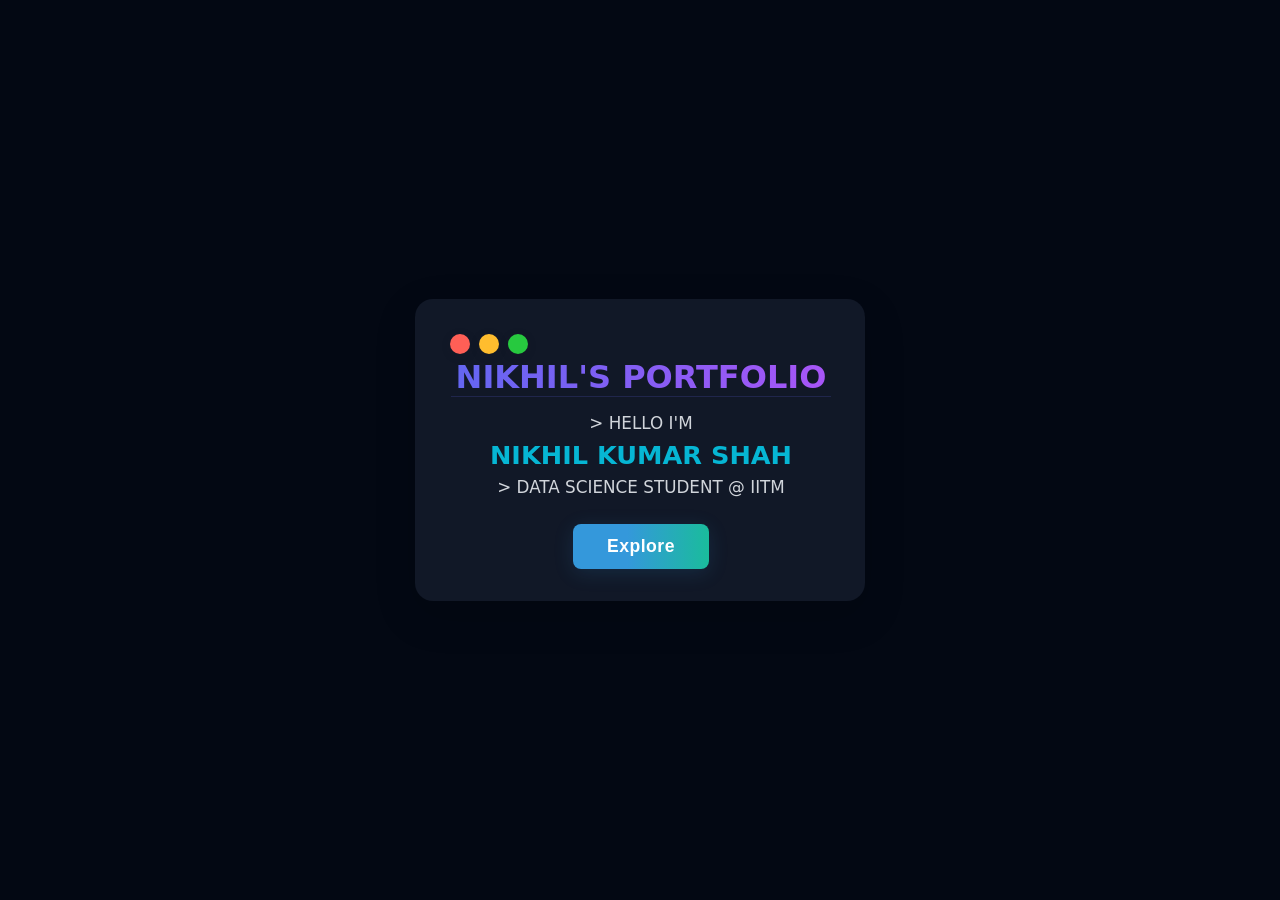
<file: index.html>
<!DOCTYPE html>
<html lang="en">

<head>
  <!-- Set character encoding and viewport settings for responsive design -->
  <meta charset="UTF-8" />
  <meta name="viewport" content="width=device-width, initial-scale=1.0" />

  <!-- Favicon icon for the website tab -->
  <link rel="icon" href="assets/favicon.ico" type="image/x-icon">

  <!-- Page Title and Description for SEO -->
  <title>Home | Nikhil Kumar Shah</title>
  <meta name="description"
    content="Portfolio of Nikhil Kumar Shah, a Data Science student at IIT Madras. Showcasing skills, projects, and certifications.">
  <meta name="google-site-verification" content="0ZH5Xkn23Nk0Yg-xojVY3A_9XDuCmEhWrZyZZbFqN-U" />
  
  <!-- Open Graph meta tags for social sharing -->
  <meta property="og:title" content="Nikhil Kumar Shah Portfolio" />
  <meta property="og:description" content="Aspiring developer and IITM Data Science student." />
  <meta property="og:image" content="https://yourdomain.com/assets/Nikhil_Kumar_Shah_Photo.jpg" />
  <meta property="og:url" content="https://yourdomain.com/" />
  <meta property="og:type" content="website" />

  <!-- Stylesheets and Fonts -->
  <link rel="stylesheet" href="style.css" />
  <link rel="stylesheet" href="https://cdnjs.cloudflare.com/ajax/libs/font-awesome/6.5.0/css/all.min.css" />
  <link
    href="https://fonts.googleapis.com/css2?family=Fira+Code:wght@300;400;500;600;700&family=Open+Sans:wght@300;400;600;700&display=swap"
    rel="stylesheet">
</head>

<body>
  <!-- Decorative background elements for visual appeal -->
  <div class="background-decor">
    <div class="bg-gradient-sphere top-left"></div>
    <div class="bg-gradient-sphere bottom-right"></div>
    <div class="bg-grid-overlay"></div>
  </div>

  <!-- Popup greeting users on page load -->
  <div class="popup" id="welcomePopup">
    <div class="popup-card">
      <div class="popup-header">
        <!-- Simulated window control circles for design -->
        <div class="popup-circles">
          <span class="circle red"></span>
          <span class="circle yellow"></span>
          <span class="circle green"></span>
        </div>
        <h1>NIKHIL'S PORTFOLIO</h1>
      </div>
      <div class="popup-body">
        <p>&gt; HELLO I'M</p>
        <strong>NIKHIL KUMAR SHAH</strong>
        <p>&gt; DATA SCIENCE STUDENT @ IITM</p>
        <button id="exploreBtn">Explore</button>
      </div>
    </div>
  </div>

  <!-- Main content wrapper -->
  <div id="mainContent" class="main-content-wrapper">
    <!-- Navigation bar with branding and links -->
    <nav class="navbar">
      <div class="navbar-brand">
        <h1><a href="index.html">NIKHIL'S PORTFOLIO</a></h1>
      </div>

      <!-- Hamburger menu for mobile navigation -->
      <button class="navbar-toggle" aria-label="Toggle navigation">
        <i class="fas fa-bars"></i>
      </button>

      <!-- Collapsible navigation menu with site sections -->
      <div class="navbar-menu">
        <ul class="navbar-links">
          <li><a href="index.html" class="active nav-link">Welcome</a></li>
          <li><a href="about.html" class="nav-link">About</a></li>
          <li><a href="education.html" class="nav-link">Education</a></li>
          <li><a href="projects.html" class="nav-link">Projects</a></li>
          <li><a href="skills.html" class="nav-link">Skills</a></li>
          <li><a href="contact.html" class="nav-link">Contact</a></li>
        </ul>
        <!-- Social media icons -->
        <div class="navbar-social">
          <a href="https://github.com/Nikhil-Kumar-Shah" target="_blank" aria-label="GitHub">
            <i class="fab fa-github"></i>
          </a>
          <a href="https://www.linkedin.com/in/nikhilkumarshah/" target="_blank" aria-label="LinkedIn">
            <i class="fab fa-linkedin-in"></i>
          </a>
        </div>
      </div>
    </nav>

    <!-- Hero section with dynamic greetings and profile image -->
    <header class="hero creative-hero">
      <div class="hero-left">
        <!-- Span text for JavaScript-driven typing animation -->
        <p id="type-greeting"></p>
        <h1 id="type-heading"></h1>
        <p id="type-tagline"></p>
        <!-- Call-to-action buttons -->
        <div class="hero-buttons">
          <a href="contact.html" class="btn">CONTACT ME</a>
          <a href="https://github.com/Nikhil-Kumar-Shah" target="_blank" class="icon-square"><i
              class="fab fa-github"></i></a>
          <a href="https://www.linkedin.com/in/nikhilkumarshah/" target="_blank" class="icon-square"><i
              class="fab fa-linkedin-in"></i></a>
        </div>
      </div>
      <div class="hero-right">
        <!-- Container for profile image -->
        <div class="hero-image-container">
          <img src="assets/Nikhil_Kumar_Shah_Photo.jpg" alt="Nikhil Kumar Shah" class="hero-image" />
        </div>
      </div>
    </header>

    <!-- Main summary cards with quick information on each site section -->
    <main class="home-summary">
      <!-- About Me Overview -->
      <section class="summary-card about-card glass-card card-hover-effect">
        <i class="fas fa-user icon"></i>
        <h2>About Me</h2>
        <p>I’m Nikhil Kumar Shah, a Data Science student at IIT Madras with a passion for coding, analytics, and
          learning. Currently building my skills through projects and coursework in AI, ML, and web technologies.</p>
        <a href="about.html" class="btn-link">Read More</a>
      </section>

      <!-- Education Summary -->
      <section class="summary-card education-card glass-card card-hover-effect">
        <i class="fas fa-graduation-cap icon"></i>
        <h2>Education</h2>
        <p>Pursuing a BS in Data Science & Applications at IIT Madras, learning statistics, programming, machine
          learning, and data-driven problem solving.
        </p>
        <a href="education.html" class="btn-link">See Education</a>
      </section>

      <!-- Projects Preview -->
      <section class="summary-card projects-card glass-card card-hover-effect">
        <i class="fas fa-code icon"></i>
        <h2>Projects</h2>
        <p>Built my personal portfolio website and shared Python and SQL code snippets on GitHub, showcasing my growing
          expertise and creativity.</p>
        <a href="projects.html" class="btn-link">View Projects</a>
      </section>

      <!-- Skills Snapshot -->
      <section class="summary-card skills-card glass-card card-hover-effect">
        <i class="fas fa-lightbulb icon"></i>
        <h2>Skills</h2>
        <p>Skilled in HTML, CSS, JavaScript, Python, and MySQL, with a focus on web development, data analysis, and
          building practical solutions.</p>
        <a href="skills.html" class="btn-link">Explore Skills</a>
      </section>

      <!-- Certifications Highlight -->
      <section class="summary-card certifications-card glass-card card-hover-effect">
        <i class="fas fa-certificate icon"></i>
        <h2>Certifications</h2>
        <p>Currently pursuing the Google Data Analytics Professional Certificate, expanding my analytical and data
          visualization skills.</p>
        <a href="skills.html#certified" class="btn-link">See Certifications</a>
      </section>

      <!-- Contact Card -->
      <section class="summary-card contact-card glass-card card-hover-effect">
        <i class="fas fa-envelope icon"></i>
        <h2>Let's Connect</h2>
        <p>Open to collaborations, feedback, or just a friendly chat — feel free to get in touch!</p>
        <a href="contact.html" class="btn-link">Contact Me</a>
      </section>
    </main>

    <!-- Footer with site info and links -->
    <footer class="site-footer">
      <div class="footer-content">
        <H3>© 2025 Nikhil Kumar Shah</H3>
        <div class="footer-links">
          <a href="index.html">Home</a>
          <a href="projects.html">Projects</a>
          <a href="skills.html">Skills</a>
          <a href="contact.html">Contact</a>
        </div>
        <div class="footer-social">
          <a href="https://github.com/Nikhil-Kumar-Shah" target="_blank"><i class="fab fa-github"></i></a>
          <a href="https://www.linkedin.com/in/nikhilkumarshah/" target="_blank"><i class="fab fa-linkedin-in"></i></a>
        </div>
      </div>
    </footer>
  </div>
  <!-- Main JavaScript file for interactive features -->
  <script src="script.js"></script>
</body>

</html>
</file>
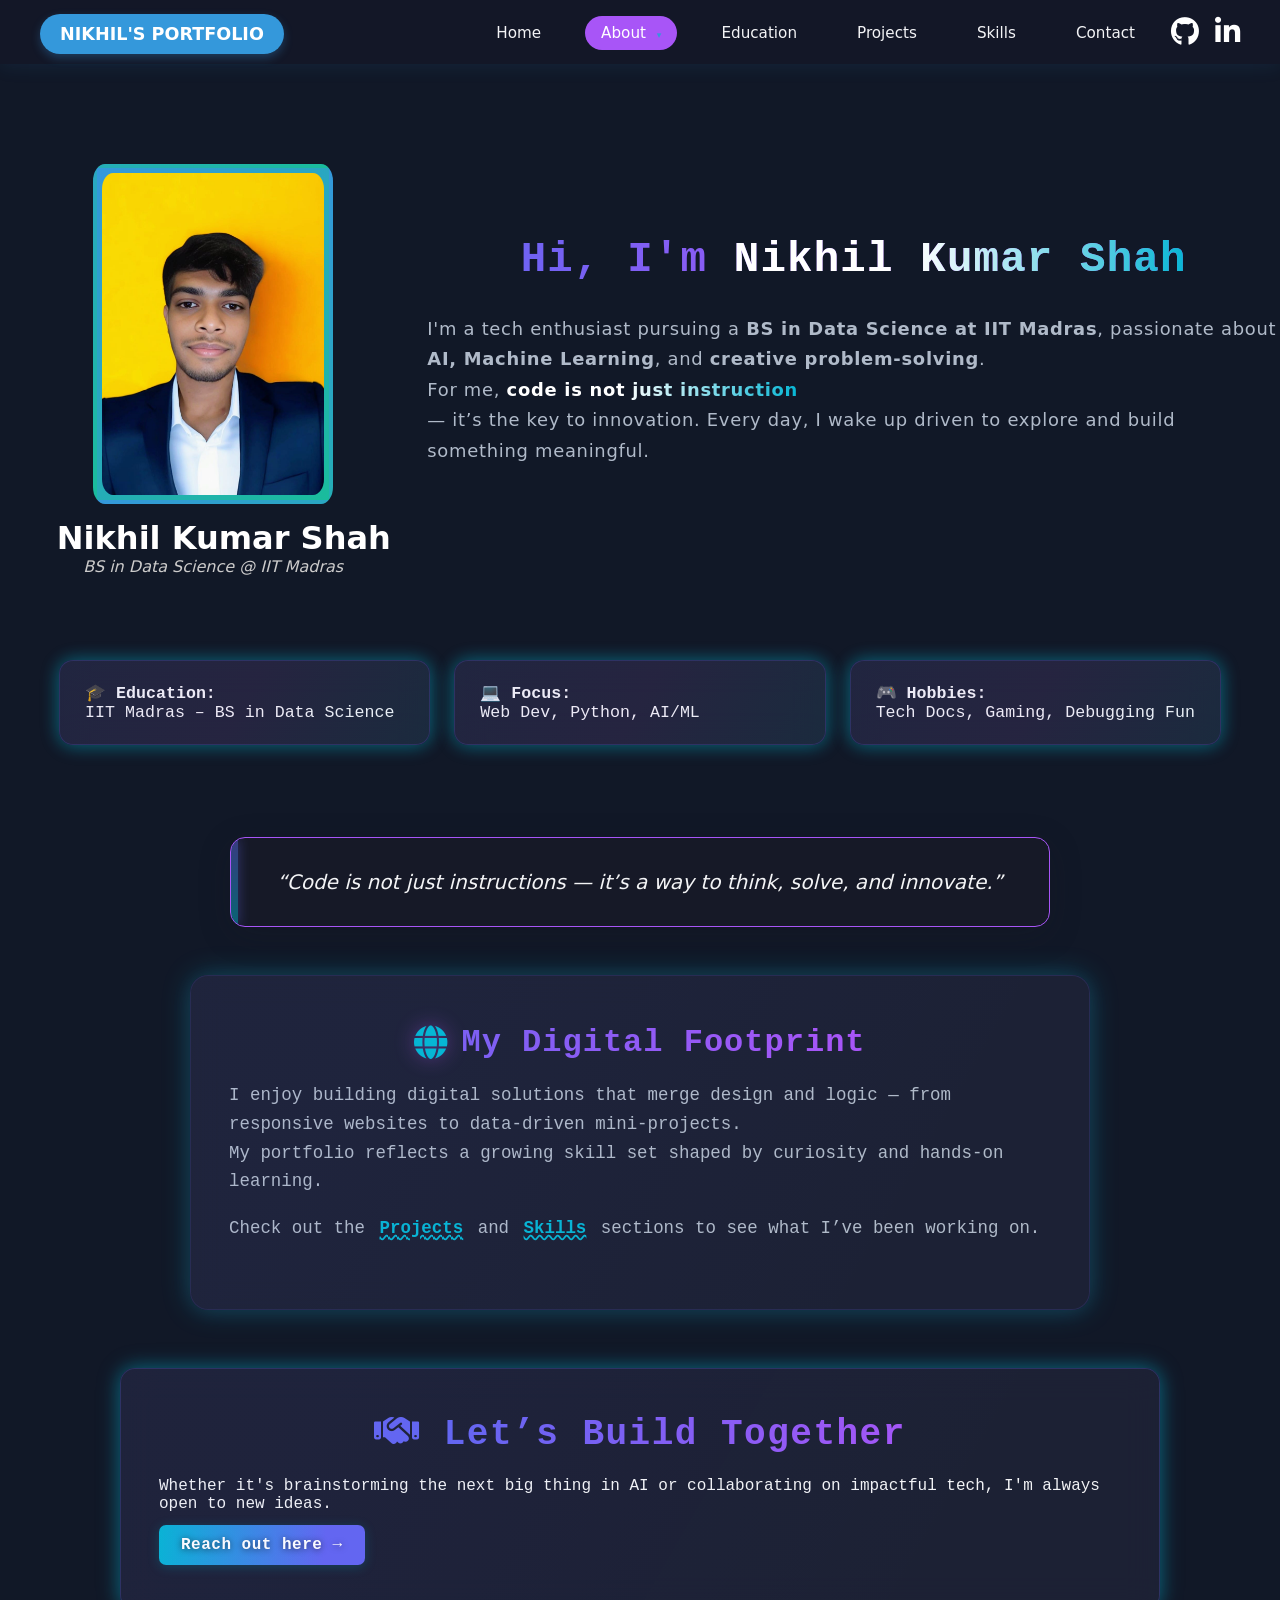
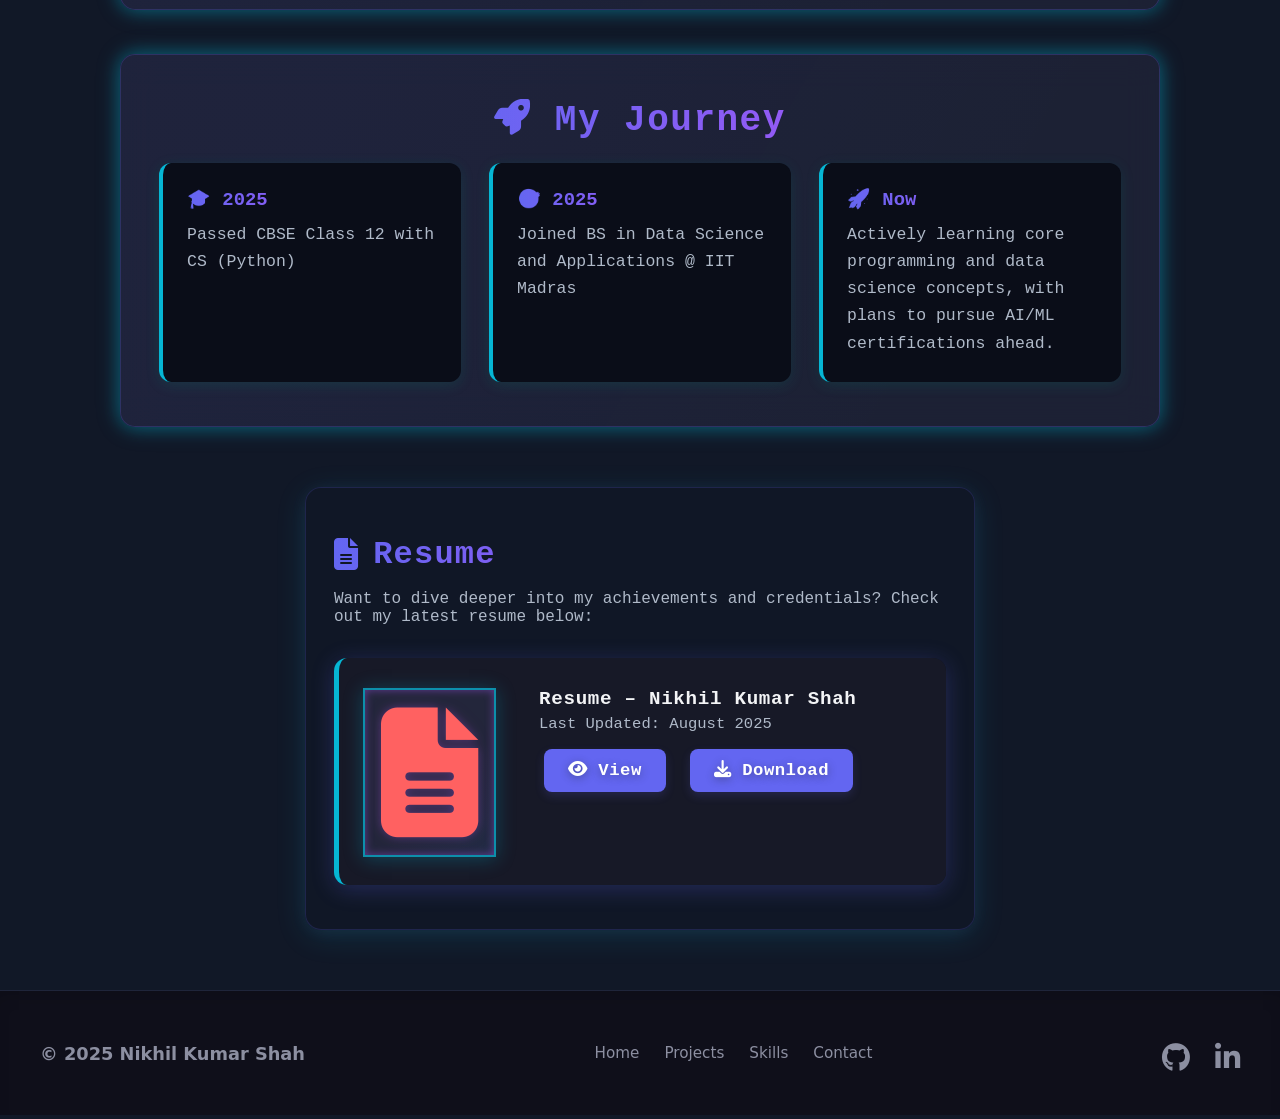
<file: about.html>
<!DOCTYPE html>
<html lang="en">

<head>
  <!-- Character encoding and responsive settings -->
  <meta charset="UTF-8" />
  <meta name="viewport" content="width=device-width, initial-scale=1.0" />

  <!-- Favicon icon for browser tab -->
  <link rel="icon" href="assets/favicon.ico" type="image/x-icon">

  <!-- Page Title and SEO Description -->
  <title>About | Nikhil Kumar Shah</title>
  <meta name="description"
    content="Portfolio of Nikhil Kumar Shah, a Data Science student at IIT Madras. Showcasing skills, projects, and certifications.">

  <!-- Core Stylesheet and Font Awesome for icons -->
  <link rel="stylesheet" href="style.css" />
  <link rel="stylesheet" href="https://cdnjs.cloudflare.com/ajax/libs/font-awesome/6.5.0/css/all.min.css" />
</head>

<body>
  <!-- ===================== NAVBAR ===================== -->
  <nav class="navbar">
    <div class="navbar-brand">
      <h1><a href="index.html">NIKHIL'S PORTFOLIO</a></h1>
    </div>

    <!-- Hamburger button for mobile navigation -->
    <button class="navbar-toggle" aria-label="Toggle navigation">
      <i class="fas fa-bars"></i>
    </button>

    <!-- Main navigation menu with dropdown for About -->
    <div class="navbar-menu">
      <ul class="navbar-links">
        <li><a href="index.html">Home</a></li>
        <li class="dropdown">
          <a href="about.html" class="active">About <span class="arrow">&#9662;</span></a>
          <ul class="dropdown-menu">
            <!-- Anchor links to different about sections -->
            <li><a href="about.html#profile">Profile</a></li>
            <li><a href="about.html#resume">Resume</a></li>
          </ul>
        </li>
        <li><a href="education.html">Education</a></li>
        <li><a href="projects.html">Projects</a></li>
        <li><a href="skills.html">Skills</a></li>
        <li><a href="contact.html">Contact</a></li>
      </ul>
      <!-- Social links for GitHub and LinkedIn with accessibility labels -->
      <div class="navbar-social">
        <a href="https://github.com/Nikhil-Kumar-Shah" target="_blank" aria-label="GitHub">
          <i class="fab fa-github"></i>
        </a>
        <a href="https://www.linkedin.com/in/nikhilkumarshah/" target="_blank" aria-label="LinkedIn">
          <i class="fab fa-linkedin-in"></i>
        </a>
      </div>
    </div>
  </nav>

  <!-- ===================== ABOUT MAIN CONTENT ===================== -->
  <main class="about-container">

    <!-- ==== PROFILE SECTION ==== -->
    <section class="about-header" id="profile">
      <!-- Profile image and name/title -->
      <div class="about-image creative-profile">
        <div class="profile-pic-container">
          <img src="assets/Nikhil_Kumar_Shah_Photo.jpg" alt="Nikhil Kumar Shah">
        </div>
        <h2 class="profile-name">Nikhil Kumar Shah</h2>
        <p class="profile-title">BS in Data Science @ IIT Madras</p>
      </div>

      <!-- Short bio and greeting -->
      <div class="about-summary">
        <h1 class="greeting">Hi, I'm <span class="highlight">Nikhil Kumar Shah</span></h1>
        <p>I'm a tech enthusiast pursuing a <strong>BS in Data Science at IIT Madras</strong>, passionate about
          <strong>AI, Machine Learning</strong>, and <strong>creative problem-solving</strong>.
        </p>
        <p>For me, <span class="highlight">code is not just instruction</span>
          <br>— it’s the key to innovation. Every day,
          I wake up driven to explore and build something meaningful.
        </p>
      </div>
    </section>

    <!-- ==== QUICK STATS / SUMMARY FACT BOXES ==== -->
    <section class="quick-stats">
      <div class="fact-boxes-row">
        <div class="fact-box">🎓 <strong>Education:</strong><br>IIT Madras – BS in Data Science</div>
        <div class="fact-box">💻 <strong>Focus:</strong><br>Web Dev, Python, AI/ML</div>
        <div class="fact-box">🎮 <strong>Hobbies:</strong><br>Tech Docs, Gaming, Debugging Fun</div>
      </div>
    </section>

    <!-- ==== MOTIVATIONAL QUOTE ==== -->
    <section class="quote-box">
      <blockquote>“Code is not just instructions — it’s a way to think, solve, and innovate.”</blockquote>
    </section>

    <!-- ==== DIGITAL FOOTPRINT OVERVIEW ==== -->
    <section class="about-projects enhanced-box">
      <h2><i class="fas fa-globe"></i> My Digital Footprint</h2>
      <p>
        I enjoy building digital solutions that merge design and logic — from responsive websites to data-driven
        mini-projects.
        <br>
        My portfolio reflects a growing skill set shaped by curiosity and hands-on learning.
      </p>
      <p>
        Check out the <a href="projects.html">Projects</a> and <a href="skills.html">Skills</a> sections to see what
        I’ve been working on.
      </p>
    </section>

    <!-- ==== COLLABORATION CALL-TO-ACTION ==== -->
    <section class="collaboration enhanced-box">
      <h2><i class="fas fa-handshake"></i> Let’s Build Together</h2>
      <p>
        Whether it's brainstorming the next big thing in AI or collaborating on impactful tech, I'm always open to new
        ideas. <br />
        <a href="contact.html" class="cta-link">Reach out here →</a>
      </p>
    </section>

    <!-- ==== TIMELINE / JOURNEY SECTION ==== -->
    <section class="timeline enhanced-box">
      <h2><i class="fas fa-rocket"></i> My Journey</h2>
      <div class="timeline-cards">
        <div class="timeline-card">
          <h3>🎓 2025</h3>
          <p>Passed CBSE Class 12 with CS (Python)</p>
        </div>
        <div class="timeline-card">
          <h3>🎯 2025</h3>
          <p>Joined BS in Data Science and Applications @ IIT Madras</p>
        </div>
        <div class="timeline-card">
          <h3>🚀 Now</h3>
          <p>Actively learning core programming and data science concepts, with plans to pursue AI/ML certifications
            ahead.</p>
        </div>
      </div>
    </section>

    <!-- ==== RESUME PLACEHOLDER (Coming soon) ==== -->
    <section class="resume-section" id="resume">
      <h2><i class="fas fa-file-alt"></i> Resume</h2>
      <p>Want to dive deeper into my achievements and credentials? Check out my latest resume below:</p>
      <div class="resume-card">
        <div class="resume-icon"><i class="fas fa-file-alt fa-3x"></i></div>
        <div class="resume-content">
          <h3>Resume – Nikhil Kumar Shah</h3>
          <p>Last Updated: August 2025</p>
          <div class="resume-buttons">

            <a href="assets/Nikhil_kumar_shah_resume.pdf" target="_blank" class="btn-link"><i class="fas fa-eye"></i>
              View</a>
            <a href="assets/Nikhil_kumar_shah_resume.pdf" download class="btn-link"><i class="fas fa-download"></i>
              Download</a>

            <!-- <a href="#" class="soon-link" aria-disabled="true">
              <span class="icon-brain">
                <i class="fas fa-hourglass-half fa-3x"></i>
              </span>
              <span class="soon-label">Coming Soon</span> -->
            </a>
          </div>
        </div>
      </div>
    </section>
  </main>

  <!-- ===================== FOOTER ===================== -->
  <footer class="site-footer">
    <div class="footer-content">
      <H3>© 2025 Nikhil Kumar Shah</H3>
      <div class="footer-links">
        <a href="index.html">Home</a>
        <a href="projects.html">Projects</a>
        <a href="skills.html">Skills</a>
        <a href="contact.html">Contact</a>
      </div>
      <div class="footer-social">
        <a href="https://github.com/Nikhil-Kumar-Shah" target="_blank" aria-label="GitHub">
          <i class="fab fa-github"></i>
        </a>
        <a href="https://www.linkedin.com/in/nikhilkumarshah/" target="_blank" aria-label="LinkedIn">
          <i class="fab fa-linkedin-in"></i>
        </a>
      </div>
    </div>
  </footer>

  <!-- JavaScript for UI interactivity (navbar, etc) -->
  <script src="script.js"></script>
</body>

</html>
</file>
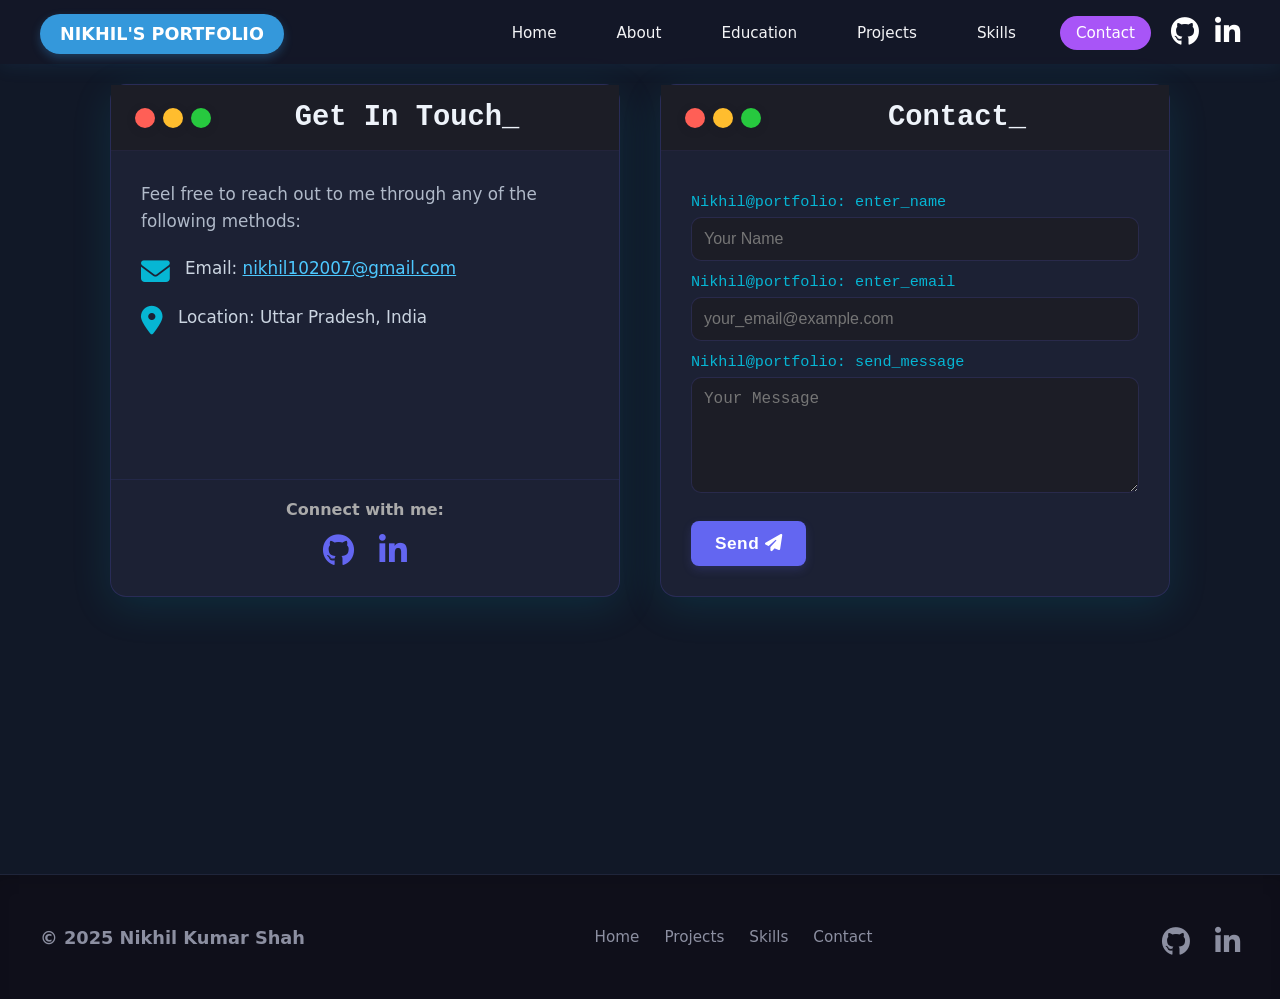
<file: contact.html>
<!DOCTYPE html>
<html lang="en">

<head>
  <!-- Character encoding and responsive design -->
  <meta charset="UTF-8" />
  <meta name="viewport" content="width=device-width, initial-scale=1.0" />

  <!-- Favicon for tab icon -->
  <link rel="icon" href="assets/favicon.ico" type="image/x-icon">

  <!-- Page title and meta description for SEO -->
  <title>Contact | Nikhil Kumar Shah</title>
  <meta name="description"
    content="Portfolio of Nikhil Kumar Shah, a Data Science student at IIT Madras. Showcasing skills, projects, and certifications.">

  <!-- CSS and icon libraries -->
  <link rel="stylesheet" href="style.css" />
  <link rel="stylesheet" href="https://cdnjs.cloudflare.com/ajax/libs/font-awesome/6.5.0/css/all.min.css" />

  <!-- Google Fonts for improved typography -->
  <link rel="preconnect" href="https://fonts.googleapis.com">
  <link rel="preconnect" href="https://fonts.gstatic.com" crossorigin>
  <link
    href="https://fonts.googleapis.com/css2?family=Montserrat:wght@400;700&family=Open+Sans:wght@300;400;600&display=swap"
    rel="stylesheet">
</head>

<body>
  <!-- ===================== Navbar / Site Navigation ===================== -->
  <nav class="navbar">
    <div class="navbar-brand">
      <h1><a href="index.html">NIKHIL'S PORTFOLIO</a></h1>
    </div>

    <!-- Hamburger button for mobile responsiveness -->
    <button class="navbar-toggle" aria-label="Toggle navigation">
      <i class="fas fa-bars"></i>
    </button>

    <!-- Main navigation links, active state set for Contact page -->
    <div class="navbar-menu">
      <ul class="navbar-links">
        <li><a href="index.html" class="nav-link">Home</a></li>
        <li><a href="about.html" class="nav-link">About</a></li>
        <li><a href="education.html" class="nav-link">Education</a></li>
        <li><a href="projects.html" class="nav-link">Projects</a></li>
        <li><a href="skills.html" class="nav-link">Skills</a></li>
        <li><a href="contact.html" class="active nav-link">Contact</a></li>
      </ul>
      <!-- Social icons with ARIA labels for accessibility -->
      <div class="navbar-social">
        <a href="https://github.com/Nikhil-Kumar-Shah" target="_blank" aria-label="GitHub">
          <i class="fab fa-github"></i>
        </a>
        <a href="https://www.linkedin.com/in/nikhilkumarshah/" target="_blank" aria-label="LinkedIn">
          <i class="fab fa-linkedin-in"></i>
        </a>
      </div>
    </div>
  </nav>

  <!-- ===================== Main Contact Content ===================== -->
  <!-- Main page content split into contact info and contact form -->
  <main class="contact-main-content">
    <main class="contact-container">
      <!-- ---- GET IN TOUCH SECTION ---- -->
      <div class="get-in-touch-box">
        <div class="get-in-touch-header">
          <!-- Colored circles for decorative "window" effect -->
          <span class="circle red"></span>
          <span class="circle yellow"></span>
          <span class="circle green"></span>
          <h2>Get In Touch_</h2>
        </div>
        <div class="contact-info">
          <p>Feel free to reach out to me through any of the following methods:</p>
          <div class="info-item">
            <i class="fas fa-envelope icon-large"></i>
            <p>
              Email:
              <a href="mailto:nikhil102007@gmail.com">nikhil102007@gmail.com</a>
            </p>
          </div>
          <div class="info-item">
            <i class="fas fa-map-marker-alt icon-large"></i>
            <p>Location: Uttar Pradesh, India</p>
          </div>
        </div>
        <!-- Social icons for instant connection -->
        <div class="social-links-contact-page">
          <h3>Connect with me:</h3>
          <a href="https://github.com/Nikhil-Kumar-Shah" target="_blank" aria-label="GitHub">
            <i class="fab fa-github social-icon-large"></i>
          </a>
          <a href="https://www.linkedin.com/in/nikhilkumarshah/" target="_blank" aria-label="LinkedIn">
            <i class="fab fa-linkedin-in social-icon-large"></i>
          </a>
        </div>
      </div>

      <!-- ---- CONTACT FORM SECTION ---- -->
      <div class="form-box">
        <div class="form-header">
          <!-- Decorative window circles for card header -->
          <span class="circle red"></span>
          <span class="circle yellow"></span>
          <span class="circle green"></span>
          <h2>Contact_</h2>
        </div>
        <!-- Contact form (sends data to Formspree backend) -->
        <form class="contact-form" action="https://formspree.io/f/xwpbnzwd" method="POST" id="contactForm">
          <label for="name">Nikhil@portfolio: enter_name</label>
          <input class="name-form" type="text" id="name" name="name" placeholder="Your Name" required />

          <label for="email">Nikhil@portfolio: enter_email</label>
          <input type="email" id="email" name="email" placeholder="your_email@example.com" required />

          <label for="message">Nikhil@portfolio: send_message</label>
          <textarea id="message" name="message" rows="5" placeholder="Your Message" required></textarea>

          <button type="submit" class="send-btn">
            Send <i class="fas fa-paper-plane"></i>
          </button>
        </form>
        <!-- Success message shown after successful form submission, hidden by default -->
        <div class="success-msg" id="successMessage" style="display: none;">
          ✅ Message sent successfully! I’ll get back to you soon.
        </div>
      </div>
    </main>
  </main>

  <!-- ===================== Footer ===================== -->
  <footer class="site-footer">
    <div class="footer-content">
      <H3>© 2025 Nikhil Kumar Shah</H3>
      <div class="footer-links">
        <a href="index.html">Home</a>
        <a href="projects.html">Projects</a>
        <a href="skills.html">Skills</a>
        <a href="contact.html">Contact</a>
      </div>
      <div class="footer-social">
        <a href="https://github.com/Nikhil-Kumar-Shah" target="_blank" aria-label="GitHub">
          <i class="fab fa-github"></i>
        </a>
        <a href="https://www.linkedin.com/in/nikhilkumarshah/" target="_blank" aria-label="LinkedIn">
          <i class="fab fa-linkedin-in"></i>
        </a>
      </div>
    </div>
  </footer>

  <!-- ===================== Scripts ===================== -->
  <!-- Main JavaScript file for navbar, form, and page interactivity -->
  <script src="script.js"></script>
</body>

</html>
</file>
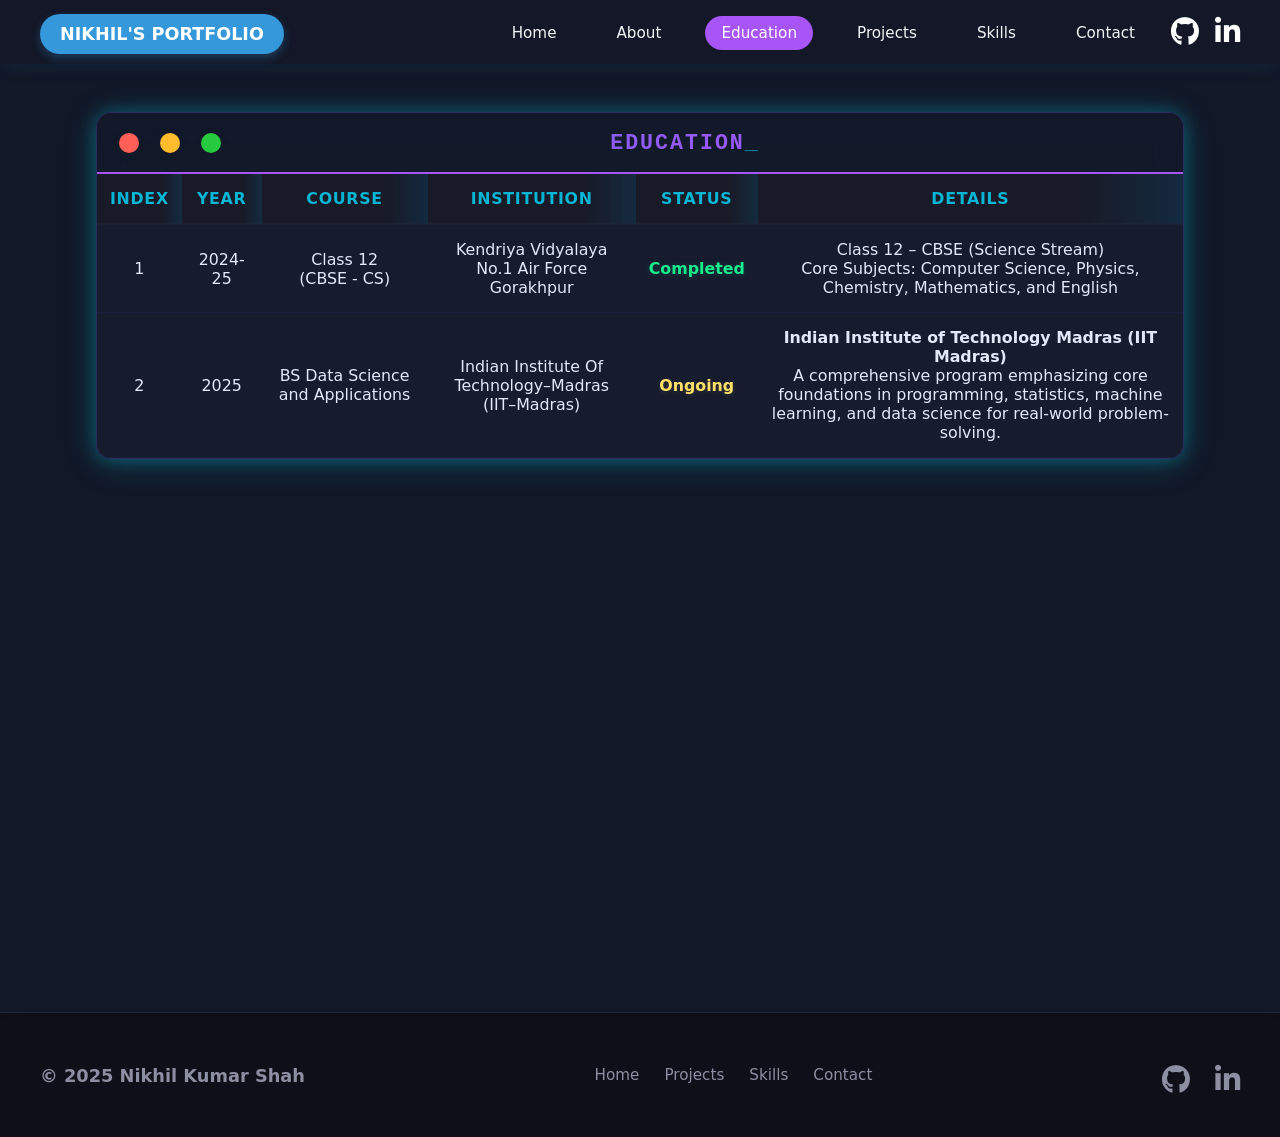
<file: education.html>
<!DOCTYPE html>
<html lang="en">

<head>
  <!-- Set charset for proper text encoding and ensure mobile friendliness -->
  <meta charset="UTF-8" />
  <meta name="viewport" content="width=device-width, initial-scale=1.0" />

  <!-- Favicon for browser tab -->
  <link rel="icon" href="assets/favicon.ico" type="image/x-icon">

  <!-- Page metadata for SEO and accessibility -->
  <title>Education | Nikhil Kumar Shah</title>
  <meta name="description"
    content="Portfolio of Nikhil Kumar Shah, a Data Science student at IIT Madras. Showcasing skills, projects, and certifications.">

  <!-- CSS and font libraries -->
  <link rel="stylesheet" href="style.css" />
  <link rel="stylesheet" href="https://cdnjs.cloudflare.com/ajax/libs/font-awesome/6.5.0/css/all.min.css" />
</head>

<body>

  <header>
    <!-- Navigation bar with site logo/brand and social icons -->
    <nav class="navbar">
      <div class="navbar-brand">
        <h1><a href="index.html">NIKHIL'S PORTFOLIO</a></h1>
      </div>

      <!-- Hamburger menu for mobile devices -->
      <button class="navbar-toggle" aria-label="Toggle navigation">
        <i class="fas fa-bars"></i>
      </button>

      <!-- Collapsible site navigation -->
      <div class="navbar-menu">
        <ul class="navbar-links">
          <li><a href="index.html" class="nav-link">Home</a></li>
          <li><a href="about.html" class="nav-link">About</a></li>
          <li><a href="education.html" class="active nav-link">Education</a></li>
          <li><a href="projects.html" class="nav-link">Projects</a></li>
          <li><a href="skills.html" class="nav-link">Skills</a></li>
          <li><a href="contact.html" class="nav-link">Contact</a></li>
        </ul>
        <div class="navbar-social">
          <a href="https://github.com/Nikhil-Kumar-Shah" target="_blank" aria-label="GitHub">
            <i class="fab fa-github"></i>
          </a>
          <a href="https://www.linkedin.com/in/nikhilkumarshah/" target="_blank" aria-label="LinkedIn">
            <i class="fab fa-linkedin-in"></i>
          </a>
        </div>
      </div>
    </nav>
  </header>

  <main class="education-main-content">
    <!-- Education card showcasing schooling and undergraduate program -->
    <div class="edu-card">
      <div class="edu-header">
        <span class="circle red"></span>
        <span class="circle yellow"></span>
        <span class="circle green"></span>
        <h2>Education<span class="underscore">_</span></h2>
      </div>
      <!-- Table lists academic history with details -->
      <table class="edu-table">
        <thead>
          <tr>
            <th>Index</th>
            <th>Year</th>
            <th>Course</th>
            <th>Institution</th>
            <th>Status</th>
            <th>Details</th>
          </tr>
        </thead>
        <tbody>
          <!-- Class 12 Schooling -->
          <tr>
            <td>1</td>
            <td>2024-25</td>
            <td>Class 12
              <br>
              (CBSE - CS)
            </td>
            <td>Kendriya Vidyalaya No.1 Air Force Gorakhpur</td>
            <td class="completed">Completed</td>
            <td>Class 12 – CBSE (Science Stream)
              <br>
              Core Subjects: Computer Science, Physics, Chemistry, Mathematics, and English
            </td>
          </tr>
          <!-- Undergraduate Program at IIT Madras -->
          <tr>
            <td>2</td>
            <td>2025</td>
            <td>BS Data Science and Applications</td>
            <td>Indian Institute Of Technology–Madras
              <br>
              (IIT–Madras)
            </td>
            <td class="ongoing">Ongoing</td>
            <td><strong>Indian Institute of Technology Madras (IIT Madras) </strong><br>
              A comprehensive program emphasizing core foundations in programming, statistics, machine learning, and
              data science for real-world problem-solving.</td>
          </tr>
        </tbody>
      </table>
    </div>
  </main>

  <footer class="site-footer">
    <div class="footer-content">
      <h3>© 2025 Nikhil Kumar Shah</h3>
      <div class="footer-links">
        <a href="index.html">Home</a>
        <a href="projects.html">Projects</a>
        <a href="skills.html">Skills</a>
        <a href="contact.html">Contact</a>
      </div>
      <div class="footer-social">
        <a href="https://github.com/Nikhil-Kumar-Shah" target="_blank" aria-label="GitHub">
          <i class="fab fa-github"></i>
        </a>
        <a href="https://www.linkedin.com/in/nikhilkumarshah/" target="_blank" aria-label="LinkedIn">
          <i class="fab fa-linkedin-in"></i>
        </a>
      </div>
    </div>
  </footer>

  <!-- JavaScript for site interactivity (e.g., nav toggling) -->
  <script src="script.js"></script>
</body>

</html>
</file>
<file: style.css>
/* === 1. GLOBAL === */
:root {
  --primary: #6366f1;
  --secondary: #06b6d4;
  --accent: #a855f7;
  --dark-bg: #111827;
  --darker-bg: #191a23;
  --card-bg: #1e2237;
  --navbar-bg: rgba(20, 23, 40, 0.96);
  --glass-effect: blur(17px);
  --border-glow: rgba(99, 102, 241, 0.25);
  --neon-shadow: 0 0 18px rgba(6, 182, 212, 0.33);
  --text-primary: #f3f4f6;
  --text-secondary: #b0bac9;
  --text-muted: #6b7280;
  --transition-normal: all 0.3s cubic-bezier(.4, 0, .2, 1);
}

body {
  background: var(--dark-bg);
  color: var(--text-primary);
  font-family: system-ui, -apple-system, BlinkMacSystemFont, 'Segoe UI', Roboto, Oxygen, Ubuntu, Cantarell, 'Open Sans', 'Helvetica Neue', sans-serif;
  min-height: 100vh;
  transition: background 0.4s;
}

* {
  margin: 0;
  padding: 0;
  box-sizing: border-box;
}

html {
  scroll-behavior: smooth;
  scroll-padding-top: 70px;
  font-size: 16px;
  /* Base font size for desktop */
}

/* Responsive font size for 'html' to scale all 'rem' units */
@media (max-width: 1024px) {

  /* Tablet and smaller laptop screens */
  html {
    font-size: 15px;
  }
}

@media (max-width: 768px) {

  /* Tablet screens */
  html {
    font-size: 14px;
  }
}

@media (max-width: 480px) {

  /* Mobile screens */
  html {
    font-size: 13px;
  }

  /* Removed body padding here, content sections will manage their own horizontal padding */
}

a {
  text-decoration: none;
  color: inherit;
}

::-webkit-scrollbar {
  width: 8px;
}

::-webkit-scrollbar-thumb {
  background: linear-gradient(to bottom, var(--primary), var(--accent));
  border-radius: 4px;
}

::-webkit-scrollbar-track {
  background: var(--dark-bg);
}

/* === 2. NAVBAR === */
.navbar {
  position: sticky;
  top: 0;
  z-index: 999;
  display: flex;
  justify-content: space-between;
  align-items: center;
  padding: 15px 40px;
  background: var(--navbar-bg);
  color: var(--text-primary);
  box-shadow: 0 2px 18px rgba(52, 152, 219, 0.10);
}

/* Navbar Brand */
.navbar-brand h1 a {
  background: #3498DB;
  color: #fff;
  font-size: 1.1rem;
  padding: 10px 20px;
  border-radius: 25px;
  font-weight: bold;
  text-decoration: none;
  box-shadow: 0 4px 10px rgba(52, 152, 219, 0.3);
  transition: background 0.3s;
}

.navbar-brand h1 a:hover {
  background: #fff;
  color: #3498DB;
}

/* Links */
.navbar-links {
  list-style: none;
  display: flex;
  gap: 28px;
}

.navbar-links li a {
  padding: 8px 16px;
  font-size: 0.95rem;
  color: var(--text-primary);
  font-weight: 500;
  border-radius: 20px;
  transition: background 0.3s, color 0.3s;
}

.navbar-links li a:hover,
.navbar-links li a.active {
  background: var(--accent);
  color: #fff;
  box-shadow: 0 2px 12px var(--neon-shadow);
}

/* Social Links */
.navbar-social {
  display: flex;
  gap: 16px;
}

.navbar-social a {
  color: #fff;
  font-size: 1.8rem;
  transition: color 0.3s;
}

.navbar-social a:hover {
  color: #3498DB;
  transform: rotate(10deg) translateY(-3px);
  transition: color 0.3s, transform 0.4s;
}

/* Dropdowns */
.dropdown {
  position: relative;
}

.dropdown-menu {
  display: none;
  position: absolute;
  top: 100%;
  left: 0;
  color: rgba(0, 0, 0, 0);
  background: #fff;
  padding: 12px 0;
  border-radius: 12px;
  box-shadow: 0 6px 20px rgba(0, 0, 0, 0.10);
  min-width: 170px;
  z-index: 1000;
  transition: all 0.3s;
}

.dropdown:hover .dropdown-menu {
  display: block;
}

.dropdown-menu li a {
  padding: 10px 20px;
  border-radius: 6px;
  color: #2C3E50;
  font-weight: 500;
  font-size: 14px;
  transition: background 0.2s, color 0.2s;
  display: block;
}

.dropdown-menu li a:hover {
  background: #ECF0F1;
  color: #3498DB;
}

.arrow {
  margin-left: 6px;
  font-size: 0.6em;
  color: #3498DB;
}

/* Responsive Navbar */
.navbar-menu {
  display: flex;
  align-items: center;
  gap: 20px;
}

.navbar-toggle {
  display: none;
  background: none;
  border: none;
  font-size: 1.8rem;
  color: #fff;
  cursor: pointer;
}

@media (max-width: 1024px) {

  /* Tablet and smaller laptop */
  .navbar {
    padding: 12px 20px;
  }

  .navbar-brand h1 a {
    font-size: 1rem;
    padding: 8px 15px;
  }

  .navbar-links {
    gap: 18px;
  }

  .navbar-links li a {
    font-size: 0.9rem;
    padding: 7px 14px;
  }

  .navbar-social {
    gap: 12px;
  }

  .navbar-social a {
    font-size: 1.5rem;
  }
}

@media (max-width: 768px) {

  /* Mobile specific Navbar */
  .navbar {
    flex-wrap: wrap;
    padding: 10px 15px;
  }

  .navbar-brand h1 a {
    font-size: 0.9rem;
    padding: 6px 12px;
  }

  .navbar-toggle {
    display: block;
  }

  .navbar-menu {
    display: none;
    /* Hidden by default for mobile */
    flex-direction: column;
    width: 100%;
    margin-top: 10px;
    background: var(--navbar-bg);
    /* Match navbar background */
    padding-bottom: 10px;
  }

  .navbar-menu.active {
    display: flex;
    /* Shown when active */
  }

  .navbar-links {
    flex-direction: column;
    gap: 10px;
    width: 100%;
    align-items: center;
  }

  .navbar-links li {
    width: 100%;
    text-align: center;
  }

  .navbar-links li a {
    font-size: 0.85rem;
    padding: 8px 16px;
    display: block;
  }

  .navbar-social {
    justify-content: center;
    margin-top: 15px;
    width: 100%;
  }

  .navbar-social a {
    font-size: 1.3rem;
  }

  .dropdown-menu {
    min-width: 100px;
    /* Adjust for mobile dropdowns */
    font-size: 12px;
    border-radius: 9px;
    padding: 6px 0;
    box-shadow: none;
  }

  .dropdown-menu li a {
    padding: 6px 11px;
    border-radius: 5px;
    font-size: 0.79rem;
  }
}

/* === 3. POPUP (Welcome/Intro) === */
.popup {
  position: fixed;
  top: 0;
  left: 0;
  width: 100vw;
  height: 100vh;
  background: rgba(3, 7, 18, 0.9);
  backdrop-filter: var(--glass-effect);
  display: flex;
  justify-content: center;
  align-items: center;
  z-index: 9999;
  animation: fadeIn 0.8s;
}

.popup-card {
  background: var(--dark-bg);
  border-radius: 18px;
  box-shadow: 0 14px 40px rgba(0, 0, 0, 0.18);
  padding: 35px 34px 32px 36px;
  max-width: 450px;
  width: 90vw;
  text-align: center;
}

.popup-header {
  margin-bottom: 16px;
  border-bottom: 1px solid rgba(99, 102, 241, 0.18);
}

.popup-header h1 {
  font-size: 2rem;
  background: linear-gradient(to right, var(--primary), var(--accent));
  -webkit-background-clip: text;
  background-clip: text;
  color: transparent;
  margin: 0;
}

.popup-circles .circle {
  width: 20px;
  height: 20px;
  margin-right: 4px;
  border-radius: 50%;
  display: inline-block;
  position: relative;
  left: -150px;
  /* This might push elements off screen on very small displays, consider adjusting or removing */
}

.red {
  background: #e74c3c;
}

.yellow {
  background: #f1c40f;
}

.green {
  background: #2ecc71;
}

.popup-body p {
  font-size: 1.05rem;
  color: #d1d5db;
  margin: 7px 0;
}

.popup-body strong {
  display: block;
  font-size: 1.6rem;
  color: #06b6d4;
  font-weight: bold;
  margin-bottom: 2px;
}

#exploreBtn {
  margin-top: 20px;
  padding: 12px 34px;
  font-size: 1.1rem;
  background: linear-gradient(90deg, #3498db 40%, #1abc9c 100%);
  color: #fff;
  border: none;
  border-radius: 8px;
  font-weight: 700;
  cursor: pointer;
  box-shadow: 0 4px 20px rgba(52, 152, 219, 0.15);
  transition: transform 0.2s, box-shadow 0.2s;
}

#exploreBtn:hover {
  transform: translateY(-2px) scale(1.04);
  color: black;
  background-color: white;
}

@media(max-width:480px) {
  .popup-card {
    padding: 16px 6vw;
  }

  .popup-header h1 {
    font-size: 1.5rem;
  }

  .popup-body p {
    font-size: 0.9rem;
  }

  .popup-body strong {
    font-size: 1.3rem;
  }

  #exploreBtn {
    padding: 10px 25px;
    font-size: 1rem;
  }

  /* Adjusted circles position for mobile for better centering */
  .popup-circles .circle {
    left: -50px;
    /* Reduced negative margin */
  }
}

/* === 4. HERO === */
.hero,
.creative-hero {
  display: flex;
  flex-wrap: wrap;
  justify-content: space-between;
  align-items: center;
  padding: 80px 10%;
  min-height: 100vh;
  gap: 40px;
  background: linear-gradient(135deg, #ECF0F1, #fff);
}

.hero-left {
  flex: 1;
  min-width: 300px;
}

.hero-left h1 {
  font-size: 3.8rem;
  color: #3498db;
  font-weight: bold;
}

.hero-left p {
  font-size: 1.8rem;
  color: #333;
}

.hero-buttons {
  display: flex;
  gap: 15px;
  margin-top: 20px;
  margin-left: 150px;
  /* This needs to be responsive */

  opacity: 0;
  animation: fadeInHero 0.5s ease forwards;
  animation-delay: 3s;
}

@keyframes fadeInHero {
  to {
    opacity: 1;
  }
}

.btn {
  background: #3498db;
  color: #fff;
  border: none;
  padding: 12px 24px;
  border-radius: 8px;
  font-weight: bold;
  transition: box-shadow 0.3s, transform 0.3s;
  box-shadow: 0 4px 10px rgba(52, 152, 219, 0.2);
  cursor: pointer;
  text-decoration: none;
}

.btn:hover {
  background: #000000;
  color: #3498db;
  box-shadow: 0 6px 16px rgba(52, 152, 219, 0.4);
  transform: translateY(-3px);
}

.icon-square {
  width: 44px;
  height: 44px;
  display: inline-block;
  border: 2px solid #1abc9c;
  color: #1abc9c;
  text-align: center;
  line-height: 40px;
  border-radius: 8px;
  font-size: 1.2rem;
  transition: all 0.3s;
  background: transparent;
}

.icon-square:hover {
  background: #1abc9c;
  color: #000;
  transform: rotate(10deg) scale(1.1);
}

.hero-image-container {
  position: relative;
  width: 320px;
  height: 320px;
  border-radius: 50%;
  overflow: hidden;
  border: 2px solid var(--border-glow);
  box-shadow: 0 0 20px rgba(99, 102, 241, 0.5);
  transition: box-shadow 0.3s, transform 0.3s;
  opacity: 0;
  animation: fadeInHero 0.5s ease forwards;
  animation-delay: 1s;
}

.hero-image-container:hover {
  transform: scale(1.1);
}

.hero-image {
  width: 100%;
  height: 100%;
  object-fit: cover;
  display: block;
  transform: scale(1);
  transition: transform 0.3s;
}

.hero-image-container:hover .hero-image {
  transform: scale(1);
}

@media (max-width: 900px) {

  /* Adjust Hero for tablet */
  .hero,
  .creative-hero {
    flex-direction: column;
    padding: 50px 4vw;
    gap: 30px;
    min-height: auto;
    /* Allow content to dictate height */
  }

  .hero-buttons {
    margin-left: 0;
    /* Remove fixed margin */
    justify-content: center;
    /* Center buttons */
    width: 100%;
    /* Ensure buttons take full width if needed */
  }

  .hero-image-container {
    width: 220px;
    height: 220px;
  }
}

@media (max-width: 768px) {

  /* Tablet specific adjustments */
  .hero,
  .creative-hero {
    padding: 40px 2vw;
    gap: 24px;
    min-height: auto;
    text-align: center;
  }

  .hero-left h1 {
    font-size: 2.3rem;
    margin-bottom: 10px;
  }

  .hero-left p {
    font-size: 1.15rem;
  }

  .hero-image-container {
    width: 180px;
    height: 180px;
    margin-top: 18px;
  }

  .hero-buttons {
    flex-direction: row;
    gap: 12px;
    justify-content: center;
    margin-left: 0;
    width: 100%;
  }
}

@media (max-width: 600px) {

  /* Adjust Hero for mobile */
  .hero,
  .creative-hero {
    padding: 25px 0 0 0;
    min-height: auto;
    /* Removed max-width: fit-content as it can cause issues */
    text-align: center;
    /* Center align text for mobile */
  }

  .hero-left h1 {
    font-size: 2.1rem;
    margin-bottom: 10px;
  }

  .hero-left p {
    font-size: 1.1rem;
  }

  .hero-image-container {
    width: 140px;
    height: 140px;
    margin-top: 25px;
  }

  .hero-left {
    min-width: unset;
    /* Allow full flexibility */
    width: 100%;
    padding: 0 4vw;
    /* Add horizontal padding */
  }

  .hero-buttons {
    flex-direction: column;
    /* Stack buttons */
    align-items: center;
    gap: 10px;
    padding: 0 4vw;
  }

  .btn {
    width: 100%;
    /* Make buttons full width */
    max-width: 200px;
    /* Optional: cap max width for aesthetic */
  }
}

/* === 5. MAIN SUMMARY CARDS (Home) === */
.home-summary {
  display: grid;
  grid-template-columns: repeat(auto-fit, minmax(280px, 1fr));
  gap: 1.5rem;
  padding: 3rem 1.5rem;
  max-width: 1200px;
  margin: 0 auto;
}

.summary-card,
.glass-card {
  background: #fff;
  border-left: 6px solid #3498db;
  border-radius: 12px;
  padding: 30px 25px;
  box-shadow: 0 4px 20px rgba(0, 0, 0, 0.07);
  text-align: left;
  transition: transform 0.3s, box-shadow 0.3s;
}

.summary-card:hover {
  transform: translateY(-5px);
  box-shadow: 0 12px 24px rgba(0, 0, 0, 0.10);
}

.summary-card h2 {
  font-size: 1.4rem;
  color: #2C3E50;
}

.summary-card p {
  font-size: 0.95rem;
  color: #555;
  line-height: 1.6;
}

.summary-card .icon {
  font-size: 2.5rem;
  color: #1abc9c;
  margin-bottom: 8px;
}

/* Note: .btn-link is defined again later for resume section, consider consolidating if possible */
.btn-link {
  display: inline-block;
  padding: 8px 16px;
  border-radius: 6px;
  background: #3498db;
  color: #fff;
  font-weight: bold;
  transition: background 0.3s;
  text-decoration: none;
  margin: 0 5px;
  padding-bottom: 10px;
}

.btn-link:hover {
  background: #2980b9;
  color: #fff;
}

.about-card {
  border-color: #3498db;
}

.education-card {
  border-color: #1abc9c;
}

.projects-card {
  border-color: #e67e22;
}

.skills-card {
  border-color: #2ecc71;
}

.contact-card {
  border-color: #f1c40f;
}

.certifications-card {
  border-color: #a855f7;
}

@media (max-width: 600px) {

  /* Adjust summary cards for mobile */
  .home-summary {
    padding: 1.2rem 4vw;
    /* Adjusted padding */
    gap: 12px;
  }

  .summary-card,
  .glass-card {
    padding: 17px 8px;
    font-size: 0.95rem;
  }
}

/* === 6. ABOUT SECTION === */
.about-container {
  padding-top: 50px;
  width: 100%;
  height: 100%;
}

.about-header {
  display: flex;
  flex-wrap: wrap;
  gap: 1px;
  align-items: center;
  margin-bottom: 40px;
}

.about-image,
.creative-profile {
  flex: 1;
  text-align: center;
}

.profile-pic-container {
  width: 240px;
  height: 340px;
  border-radius: 5%;
  overflow: hidden;
  margin: 50px auto 0;
  border: 4px solid transparent;
  background: linear-gradient(135deg, #3498db, #1abc9c);
  padding: 5px;
  transition: transform 0.3s;
}

.profile-pic-container img {
  width: 100%;
  height: 100%;
  object-fit: cover;
  border-radius: 5%;
}

.profile-pic-container:hover {
  transform: scale(1.1);
  box-shadow: 0 10px 20px rgba(0, 0, 0, 0.15);
}

.profile-name {
  margin-top: 15px;
  margin-left: 5%;
  /* Consider centering this on mobile or setting to 0 */
  font-size: 2rem;
  font-weight: 600;
  color: #ffffff;
}

.profile-title {
  font-size: 1rem;
  color: #cccbcb;
  font-style: italic;
}

.about-summary {
  flex: 2;
  font-size: 1.12rem;
  color: var(--text-secondary);
  line-height: 1.7;
  letter-spacing: 0.04em;
}

.about-summary h1 {
  font-size: 2.65rem;
  margin-bottom: 18px;
  font-weight: 800;
  background: linear-gradient(90deg, var(--primary), var(--accent) 60%);
  -webkit-background-clip: text;
  background-clip: text;
  color: transparent;
  letter-spacing: 1.2px;
}

.quick-stats,
.fact-boxes-row {
  display: grid;
  grid-template-columns: repeat(auto-fit, minmax(295px, 1fr));
  gap: 24px;
  padding: 22px 0;
  max-width: 1200px;
  margin: 0 auto;
  align-items: stretch;
}

.fact-box {
  padding: 22px 25px;
  font-size: 1.04rem;
  border-radius: 14px;
  background: rgba(30, 35, 55, 0.87);
  color: var(--text-primary);
  border: 1.5px solid var(--border-glow);
  box-shadow: 0 1px 20px #06b6d43d, var(--neon-shadow);
  transition: box-shadow 0.32s cubic-bezier(.33, .2, .2, .93), transform 0.28s cubic-bezier(.33, .2, .2, .93);
  backdrop-filter: var(--glass-effect);
  font-family: 'Fira Code', 'Segoe UI', monospace;
  position: relative;
  overflow: hidden;
}

.fact-box::before {
  content: '';
  position: absolute;
  top: 0;
  left: 0;
  width: 100%;
  height: 100%;
  pointer-events: none;
  opacity: 0.065;
  background: linear-gradient(120deg, var(--primary), var(--accent), var(--secondary));
}

.fact-box:hover {
  transform: translateY(-7px) scale(1.02);
  box-shadow: 0 0 40px #6366f1b4, 0 0 36px #06b6d485, 0 8px 34px 0 #0005;
  border-color: var(--primary);
}

.quote-box {
  position: relative;
  font-style: italic;
  font-size: 1.25rem;
  text-align: center;
  margin: 48px auto;
  max-width: 820px;
  padding: 32px 40px;
  border-radius: 15px;
  background: rgba(24, 26, 39, 0.95);
  color: var(--text-primary);
  border: 1.5px solid var(--accent);
  box-shadow: 0 8px 32px #191a233b;
  overflow: hidden;
  z-index: 2;
}

.quote-box::before {
  content: '';
  position: absolute;
  top: 0;
  left: 0;
  width: 7px;
  height: 100%;
  background: linear-gradient(to bottom, var(--primary), var(--secondary) 85%);
  border-radius: 15px 0 0 15px;
  box-shadow: 0 0 12px var(--primary);
  opacity: 0.45;
}

.enhanced-box {
  background: rgba(30, 35, 55, 0.88);
  color: var(--text-primary);
  border-radius: 15px;
  box-shadow: 0 0 24px #06b6d442, var(--neon-shadow);
  border: 1.5px solid var(--border-glow);
  padding: 44px 38px;
  margin: 44px auto;
  max-width: 1040px;
  backdrop-filter: var(--glass-effect);
  transition: box-shadow 0.37s, background 0.33s;
  font-family: 'Fira Code', 'Segoe UI', monospace;
  position: relative;
  overflow: hidden;

}

.enhanced-box::before {
  content: '';
  position: absolute;
  inset: 0;
  background: linear-gradient(120deg, var(--primary) 20%, transparent 80%);
  opacity: 0.04;
  pointer-events: none;
  z-index: 0;
}

.enhanced-box h2 {
  font-size: 2.25rem;
  text-align: center;
  margin-bottom: 22px;
  background: linear-gradient(100deg, var(--primary) 30%, var(--accent) 80%);
  -webkit-background-clip: text;
  background-clip: text;
  color: transparent;
  font-weight: 900;
  letter-spacing: 1.5px;
  z-index: 1;
}

.enhanced-box:focus-within {
  box-shadow: 0 0 80px #a855f7cc, 0 0 40px #06b6d4aa;
  outline: 2px solid var(--accent);
}


.enhanced-box:hover {
  box-shadow: 0 0 60px #06b6d4bb, 0 0 80px #6366f188;
  background: rgba(26, 28, 36, 0.985);
}

.about-projects.enhanced-box {
  background: rgba(30, 35, 55, 0.92);
  color: #f3f4f6;
  border-radius: 18px;
  box-shadow: 0 0 28px #06b6d44e, 0 2px 22px #23263b78;
  border: 1.5px solid rgba(99, 102, 241, 0.16);
  padding: 48px 38px;
  margin: 48px auto 58px auto;
  max-width: 900px;
  backdrop-filter: blur(14px);
  font-family: 'Fira Code', 'Segoe UI', monospace, sans-serif;
  position: relative;
  overflow: hidden;
  transition: box-shadow 0.35s, background 0.3s;
}

.about-projects.enhanced-box h2 {
  display: flex;
  align-items: center;
  justify-content: center;
  font-size: 2rem;
  margin-bottom: 20px;
  font-weight: 800;
  gap: 12px;
  background: linear-gradient(95deg, #6366f1, #a855f7 75%);
  -webkit-background-clip: text;
  background-clip: text;
  color: transparent;
  letter-spacing: 1px;
}

.about-projects.enhanced-box h2 i {
  color: #06b6d4;
  filter: drop-shadow(0 0 10px #a855f77c);
  font-size: 2.1rem;
}

.about-projects.enhanced-box p {
  font-size: 1.09rem;
  color: #b0bac9;
  margin-bottom: 18px;
  line-height: 1.65;
}

.about-projects.enhanced-box a {
  color: #06b6d4;
  text-decoration: underline wavy;
  font-weight: 600;
  transition: color 0.18s, background 0.18s;
  padding: 0 4px;
  border-radius: 5px;
}

.about-projects.enhanced-box a:hover,
.about-projects.enhanced-box a:focus {
  color: #a855f7;
  background: rgba(99, 102, 241, 0.11);
  outline: none;
}


.about-projects.enhanced-box:focus-within {
  box-shadow: 0 0 44px #a855f7bb, 0 0 24px #06b6d4bc;
  border-color: #a855f7;
}

.enhanced-box:hover {
  box-shadow: 0 0 60px #06b6d4bb, 0 0 80px #6366f188;
  background: rgba(26, 28, 36, 0.985);
}

.timeline-cards {
  display: grid;
  grid-template-columns: repeat(auto-fit, minmax(220px, 1fr));
  gap: 28px;
}

.timeline-card {
  background: rgba(10, 13, 23, 0.96);
  border-left: 4px solid var(--secondary);
  color: var(--text-primary);
  border-radius: 12px;
  box-shadow: 0 3px 14px #1abc9c26, 0 1px 12px #0002;
  padding: 25px 24px;
  animation: fadeInUp 0.90s cubic-bezier(.22, 1, .36, 1) both;
  position: relative;
  overflow: hidden;
  font-family: 'Fira Code', monospace;
}

.timeline-card h3 {
  font-size: 1.18rem;
  color: var(--primary);
  margin-bottom: 10px;
  font-weight: 700;
  background: linear-gradient(88deg, var(--primary), var(--accent) 70%);
  -webkit-background-clip: text;
  background-clip: text;
  color: transparent;
}

.timeline-card p {
  font-size: 1.03rem;
  color: var(--text-secondary);
  line-height: 1.65;
  margin-bottom: 0;
}

.cta-link {
  display: inline-block;
  margin-top: 12px;
  padding: 11px 22px;
  background: linear-gradient(96deg, var(--secondary), var(--primary) 80%);
  color: #fff !important;
  border-radius: 7px;
  font-weight: bold;
  letter-spacing: .5px;
  font-family: inherit;
  text-shadow: 0 1px 6px #111a;
  box-shadow: 0 2px 12px #06b6d439;
  transition: background 0.22s, box-shadow 0.2s, transform 0.22s;
}

.cta-link:hover {
  background: linear-gradient(85deg, var(--primary), var(--accent));
  box-shadow: 0 0 24px #6366f1a1;
  transform: translateY(-3px) scale(1.04);
}

@keyframes fadeInUp {
  from {
    opacity: 0;
    transform: translateY(32px);
  }

  to {
    opacity: 1;
    transform: translateY(0);
  }
}

/* === Resume Section === */
.resume-section {
  background: rgba(17, 24, 39, 0.93);
  border-radius: 16px;
  box-shadow: 0 6px 30px #06b6d429, 0 2px 16px #23263b84;
  padding: 48px 28px 44px 28px;
  max-width: 670px;
  margin: 60px auto;
  backdrop-filter: blur(15px);
  border: 1.5px solid rgba(99, 102, 241, 0.18);
  color: #f3f4f6;
  font-family: 'Fira Code', 'Segoe UI', monospace;
}

.resume-section h2 {
  font-size: 2rem;
  margin-bottom: 17px;
  display: flex;
  align-items: center;
  gap: 14px;
  font-weight: 800;
  background: linear-gradient(90deg, #6366f1, #a855f7 70%);
  -webkit-background-clip: text;
  background-clip: text;
  color: transparent;
  letter-spacing: 1.2px;
}

.resume-section p {
  color: #b0bac9;
  font-size: 1rem;
  margin-bottom: 32px;
}

.resume-card {
  display: flex;
  align-items: flex-start;
  background: rgba(24, 26, 39, 0.98);
  border-radius: 13px;
  padding: 30px 24px 28px 24px;
  box-shadow: 0 4px 22px #6366f146, 0 1px 7px #1010112b;
  border-left: 5px solid #06b6d4;
  gap: 28px;
  margin-top: 14px;
  transition: box-shadow 0.27s, transform 0.2s;
}

.resume-card:hover {
  box-shadow: 0 16px 40px #06b6d477, 0 0 60px #6366f133;
  transform: translateY(-2px) scale(1.018);
  border-left-color: #a855f7;
}

.resume-icon {
  flex-shrink: 0;
  margin-right: 15px;
  background: linear-gradient(135deg, #23263b 60%, #222b45 100%);
  padding: 18px 16px;
  box-shadow: 0 2px 18px #06b6d449, 0 0 8px #a855f77a inset;
  border: 2.5px solid #06b6d4bb;
  display: flex;
  align-items: center;
  justify-content: center;
  font-size: 2.7rem;
  transition: box-shadow 0.2s, border 0.2s;
}

.resume-card:hover .resume-icon {
  box-shadow: 0 4px 32px #06b6d4, 0 0 18px #a855f77a;
  border-color: #a855f7;
}

.resume-icon i {
  color: #ff6161;
  filter: drop-shadow(0 0 9px #f957b611) drop-shadow(0 0 4px #a855f74b);
}

.resume-content h3 {
  font-size: 1.2rem;
  font-weight: 700;
  color: #f3f4f6;
  letter-spacing: .7px;
  margin-bottom: 5px;
}

.resume-content p {
  color: #b0bac9;
  margin-bottom: 16px;
  font-size: 0.97rem;
}

.resume-buttons {
  display: flex;
  gap: 14px;
  margin-top: 10px;
}

.btn-link {
  /* This is a duplicate, removed from here and kept the global one and specific resume one */
  display: inline-flex;
  align-items: center;
  gap: 7px;
  background: linear-gradient(91deg, #06b6d4 60%, #a855f7 100%);
  color: #fff;
  padding: 9px 22px;
  border-radius: 8px;
  font-weight: 600;
  text-shadow: 0 2px 8px #23263b76;
  box-shadow: 0 5px 18px #06b6d42f;
  border: none;
  font-size: 1rem;
  outline: none;
  transition: background 0.18s, transform 0.18s, box-shadow 0.2s;
}

.btn-link:hover,
.btn-link:focus {
  background: linear-gradient(91deg, #a855f7 60%, #06b6d4 100%);
  transform: translateY(-2px) scale(1.04);
  color: #fff;
  box-shadow: 0 10px 32px #a855f743;
  text-decoration: none;
}

.soon-link {
  display: inline-flex;
  align-items: center;
  gap: 14px;
  background: linear-gradient(98deg, #111827 60%, #23263b 100%);
  padding: 14px 40px;
  border-radius: 30px;
  text-decoration: none;
  cursor: not-allowed;
  box-shadow: 0 4px 24px #06b6d430, 0 2px 10px #23263b88;
  border: 1.5px solid #1bc6f7bb;
  transition: box-shadow 0.2s, border-color 0.2s, background 0.2s;
  user-select: none;
}

.soon-link[aria-disabled="true"]:hover,
.soon-link[aria-disabled="true"]:focus {
  box-shadow: 0 0 36px #06b6d499;
  border-color: #a855f7;
  background: linear-gradient(98deg, #23263b 60%, #191a23 100%);
  color: #a855f7;
}

.icon-brain i {
  font-size: 2.25rem;
  color: #06b6d4;
  filter: drop-shadow(0 0 11px #a855f7b5);
  background: linear-gradient(90deg, #06b6d4 50%, #a855f7 100%);
  -webkit-background-clip: text;
  background-clip: text;
  color: transparent;
}

.soon-label {
  font-weight: 700;
  font-size: 1.15rem;
  color: #f3f4f6;
  letter-spacing: .7px;
  padding: 7px 24px;
  border-radius: 18px;
  background: linear-gradient(92deg, #a855f7 40%, #06b6d4 100%);
  box-shadow: 0 2px 10px #a855f724;
  transition: background 0.2s, color 0.2s;
  border: none;
  outline: none;
}


@media (max-width: 768px) {

  /* Adjust Resume for tablet */
  .resume-section {
    padding: 32px 7vw;
  }

  .resume-card {
    flex-direction: column;
    align-items: stretch;
    gap: 22px;
    padding: 18px 7vw;
    /* Adjusted padding for better fit */
  }

  .resume-icon {
    margin-right: 0;
    margin-bottom: 10px;
    /* Added margin for stacked icon */
  }

  .resume-buttons {
    flex-direction: column;
    gap: 10px;
  }

  .resume-section h2 {
    font-size: 1.7rem;
  }

  .resume-content h3 {
    font-size: 1.1rem;
  }

  .resume-content p {
    font-size: 0.9rem;
  }

  .btn-link {
    font-size: 0.9rem;
    padding: 8px 18px;
    width: 100%;
    /* Make buttons full width when stacked */
  }
}

@media (max-width: 800px) {

  /* About Header for tablets */
  .about-header {
    flex-direction: column;
    gap: 23px;
  }

  .profile-pic-container {
    width: 150px;
    height: 180px;
    margin-left: auto;
    /* Centering */
    margin-right: auto;
    /* Centering */
  }

  .profile-name {
    margin-left: 0;
    /* Center name as well */
  }

  .about-summary {
    padding: 0 4vw;
    /* Add horizontal padding to summary text */
  }
}

@media (max-width: 600px) {

  /* Adjust About for mobile */
  .profile-name,
  .about-summary h1 {
    font-size: 1.5rem;
    /* Slightly increased for better readability */
    text-align: center;
    /* Ensure alignment */
  }

  .about-summary {
    font-size: 1rem;
    padding: 0 4vw;
    /* Ensure padding */
  }

  .quick-stats,
  .fact-boxes-row {
    grid-template-columns: 1fr !important;
    gap: 12px;
    padding: 8px 4vw;
    /* Adjusted padding */
  }

  .fact-box,
  .enhanced-box {
    padding: 15px 10px;
    /* Adjusted padding */
  }

  .timeline-cards {
    grid-template-columns: 1fr;
    gap: 14px;
  }

  .resume-section {
    padding: 25px 4vw;
  }

  .resume-section h2 {
    font-size: 1.4rem;
    gap: 10px;
    justify-content: center;
    /* Center align title */
  }

  .resume-section p {
    font-size: 0.85rem;
    margin-bottom: 20px;
    text-align: center;
    /* Center align paragraph */
  }

  .resume-card {
    padding: 15px 4vw;
  }

  .resume-icon {
    font-size: 2rem;
    padding: 12px 10px;
    margin-bottom: 10px;
    /* Ensure margin for stacked icon */
  }

  .resume-content h3 {
    font-size: 1rem;
  }

  .resume-content p {
    font-size: 0.8rem;
  }

  .btn-link {
    font-size: 0.85rem;
    padding: 7px 15px;
    width: 100%;
    /* Ensure full width */
  }
}

/* === 7. EDUCATION === */

.education-main-content {
  min-height: 100vh;
  /* Changed from height to min-height for flexibility */
  max-height: 100%;
}

.edu-card {
  background: rgba(24, 28, 48, 0.91);
  backdrop-filter: var(--glass-effect);
  border-radius: 15px;
  box-shadow: 0 4px 32px #06b6d443, var(--neon-shadow);
  border: 1.5px solid var(--border-glow);
  color: var(--text-primary);
  margin: 48px auto;
  padding: 0;
  width: 85%;
  max-width: 100%;
  /* Ensuring it respects parent's width */
  position: relative;
  transition: box-shadow 0.33s, transform 0.22s, border-color 0.22s;
  /* Disable horizontal scroll on desktop by default */
  overflow-x: hidden;
}

.edu-card:hover {
  transform: translateY(-5px) scale(1.012);
  box-shadow: 0 0 52px var(--primary), 0 0 95px var(--accent), 0 2px 38px #06b6d473;
  border-color: var(--accent);
}

.edu-header {
  display: flex;
  align-items: center;
  gap: 13px;
  background: rgba(17, 24, 39, 0.56);
  border-bottom: 2px solid var(--accent);
  padding: 18px 36px 17px 22px;
  color: var(--text-primary);
  border-radius: 14px 14px 0 0;
  position: relative;
  font-family: 'Fira Code', monospace;
}

.edu-header h2 {
  font-size: 1.35rem;
  letter-spacing: 2px;
  flex-grow: 1;
  text-align: center;
  text-transform: uppercase;
  font-weight: 800;
  background: linear-gradient(90deg, var(--primary), var(--accent) 70%);
  -webkit-background-clip: text;
  background-clip: text;
  color: transparent;
  padding-right: 19px;
  position: relative;
}

.circle {
  width: 25px;
  height: 25px;
  border-radius: 50%;
  display: inline-block;
  box-shadow: 0 2px 8px #181a273d;
  margin-right: 6px;
}

.circle.red {
  background: #ff5f56;
}

.circle.yellow {
  background: #ffbd2e;
}

.circle.green {
  background: #27c93f;
}

@keyframes blink {

  0%,
  55% {
    opacity: 1;
  }

  56%,
  100% {
    opacity: 0;
  }
}

.edu-header h2 .underscore {
  animation: blink 1.17s step-end infinite;
  color: #06b6d4;
  opacity: .65;
}

/* === TABLE STYLING === */
.edu-table {
  width: 100%;
  border-collapse: collapse;
  background: transparent;
  color: #e2e9fa;
  font-size: 1rem;
  margin-bottom: 0;
  border-radius: 0 0 14px 14px;
  overflow: hidden;
  box-shadow: 0 2px 8px #23263b40;
}

.edu-table thead {
  background: rgba(6, 182, 212, 0.10);
  border-radius: 0 0 10px 10px;
}

.edu-table th,
.edu-table td {
  text-align: center;
  padding: 15px 13px;
  border-bottom: 1px solid #6366f110;
  font-size: .99rem;
  /* Allow text to wrap on desktop to prevent horizontal scrolling */
  white-space: normal;
}

.edu-table th {
  color: #06b6d4;
  font-weight: 700;
  border-bottom: 2px solid #23263b80;
  background: linear-gradient(90deg, #181a27 76%, transparent 100%);
  letter-spacing: .7px;
  text-transform: uppercase;
}

.edu-table tbody tr {
  transition: background 0.22s, color 0.2s;
}

.edu-table tbody tr:hover {
  background: rgba(132, 133, 133, 0.06);
  color: #fff;
}

.edu-table .completed {
  color: #15ec8c;
  font-weight: 700;
  text-shadow: 0 1px 7px #15ec8c29;
}

.edu-table .ongoing {
  color: #ffe066;
  font-weight: 700;
  text-shadow: 0 1px 6px #ffe06622;
}

.edu-table .upcoming {
  color: #4f90fa;
  font-weight: 700;
  text-shadow: 0 1px 6px #6366f195;
}

/* === RESPONSIVE RULES FOR TABLET AND MOBILE === */

@media (max-width: 1023px) {

  /* This media query applies to tablets and all smaller screens */
  .edu-card {
    /* Re-enables horizontal scrolling for the table */
    overflow-x: auto;
    -webkit-overflow-scrolling: touch;
    min-width: 100%;
    /* Forces the table to be wider than the viewport */
  }

  .edu-table th,
  .edu-table td {
    /* Prevents text from wrapping on mobile, forcing horizontal scroll */
    white-space: nowrap;
    min-width: 100%;
    /* Set a minimum width for columns */
  }
}

@media (max-width: 700px) {

  /* Adjust Education for tablet */
  .edu-card {
    width: 95%;
    /* Adjusted width for tablets */
    margin: 30px auto;
  }

  .edu-header {
    padding: 18px 4vw;
    /* Adjusted padding */
    flex-direction: column;
    align-items: center;
    /* Center header items */
    text-align: center;
    /* Center text within header */
    gap: 9px;
  }

  .edu-header h2 {
    padding-right: 0;
    font-size: 1.08rem;
  }

  .edu-table th,
  .edu-table td {
    padding: 11px 6px;
    font-size: .96rem;
  }
}

@media (max-width: 850px) {
  .edu-card {
    padding: 0;
    width: 100%;
    /* Adjusted to 95vw, still using vw but safer with more padding */
  }
}

@media (max-width: 600px) {

  /* Adjust Education for mobile */
  .edu-card {
    width: 100%;
    /* Even wider for small mobiles */
    margin: 20px auto;
  }

  .edu-header {
    padding: 14px 4vw;
    /* Adjusted padding */
    flex-direction: column;
    align-items: center;
    /* Center header items */
    text-align: center;
    /* Center text within header */
    gap: 10px;
  }

  .edu-header h2 {
    font-size: 0.9rem;
    padding-right: 0;
  }

  .edu-table th,
  .edu-table td {
    padding: 8px 4px;
    font-size: .82rem;
  }

  .edu-table {
    font-size: .82rem;
    border-radius: 4px;
  }
}

/* === 8. PROJECTS === */
.projects-main-content {
  min-height: 100vh;
  max-height: 100%;
  padding: 40px 20px;
  /* Added base padding */
}

/* Project Filter Buttons */
.project-filters {
  display: flex;
  flex-wrap: wrap;
  justify-content: center;
  gap: 1rem;
  background: rgba(24, 28, 48, 0.85);
  border: 1px solid rgba(99, 102, 241, 0.1);
  box-shadow: 0 4px 24px #06b6d42b;
  backdrop-filter: blur(10px);
  border-radius: 16px;
  padding: 20px 30px;
  margin: 3rem auto;
  max-width: 1000px;
}

.filter-btn {
  background: transparent;
  color: var(--text-primary);
  border: 2px solid #fafafa;
  padding: 0.6rem 1.3rem;
  border-radius: 30px;
  font-size: 1rem;
  cursor: pointer;
  font-weight: 600;
  transition: all 0.3s ease;
}

.filter-btn.active,
.filter-btn:hover {
  background: #4dc9ff;
  color: #000;
  border-color: #4dc9ff;
  box-shadow: 0 0 12px #4dc9ff90;
}

/* === 8. PROJECTS === */
.projects-main-content {
  min-height: 100vh;
  max-height: 100%;
  padding: 40px 20px;
}

/* Project Filter Buttons */
.project-filters {
  display: flex;
  flex-wrap: wrap;
  justify-content: center;
  gap: 1rem;
  background: rgba(24, 28, 48, 0.85);
  border: 1px solid rgba(99, 102, 241, 0.1);
  box-shadow: 0 4px 24px #06b6d42b;
  backdrop-filter: blur(10px);
  border-radius: 16px;
  padding: 20px 30px;
  margin: 3rem auto;
  max-width: 1000px;
}

.filter-btn {
  background: transparent;
  color: var(--text-primary);
  border: 2px solid #fafafa;
  padding: 0.6rem 1.3rem;
  border-radius: 30px;
  font-size: 1rem;
  cursor: pointer;
  font-weight: 600;
  transition: all 0.3s ease;
}

.filter-btn.active,
.filter-btn:hover {
  background: #4dc9ff;
  color: #000;
  border-color: #4dc9ff;
  box-shadow: 0 0 12px #4dc9ff90;
}

/* Project Grid - Default (flexible for smaller screens, overridden for desktop) */
.project-grid {
  display: grid;
  /* Default to a flexible grid for tablets and smaller */
  grid-template-columns: repeat(auto-fit, minmax(280px, 1fr));
  gap: 30px;
  justify-content: center;
  padding: 40px 20px;
  max-width: 1280px;
  margin: 0 auto;
  height: fit-content;
  align-items: start; /* Prevent grid items from stretching to equal heights */
}

/* Project Card Styling - Default (responsive fallback) */
.project-card {
  background: rgba(17, 24, 39, 0.78);
  border: 1.5px solid rgba(99, 102, 241, 0.1);
  color: var(--text-primary);
  border-radius: 18px;
  box-shadow: 0 8px 24px #06b6d428;
  overflow: hidden;
  position: relative;
  transition: transform 0.3s ease, box-shadow 0.3s ease;
  display: flex;
  flex-direction: column;
  cursor: pointer;
  width: 100%;
  height: auto; /* let card expand to fit content */
  min-height: 320px;
  max-height: none;
  overflow: visible;
}

.project-card:hover {
  transform: scale(1.03) translateY(-6px);
  box-shadow: 0 12px 42px rgba(6, 182, 212, 0.25);
}

/* Project Thumbnail */
.project-thumbnail {
  width: 100%;
  /* Fixed thumbnail height to keep card layout stable */
  height: 200px;
  object-fit: cover;
  background: #23263b;
  transition: filter 0.3s;
}

.project-card:hover .project-thumbnail {
  filter: brightness(1.08);
}

/* Project Content */
.project-info {
  padding: 1.2rem;
  background: rgba(255, 255, 255, 0.03);
  border-top: 1px solid rgba(255, 255, 255, 0.05);
  flex-grow: 1;
  display: flex;
  flex-direction: column;
  gap: 0.6rem;
}

.project-info h3 {
  font-size: 1.4rem;
  font-weight: 700;
  margin-bottom: 10px;
  background: linear-gradient(to right, #06b6d4, #a855f7);
  -webkit-background-clip: text;
  background-clip: text;
  color: transparent;
}

.project-short-description {
  font-size: 0.95rem;
  color: #b0bac9;
  margin: 0.5rem 0;
  line-height: 1.5;
}

/* Truncate descriptions to 3 lines to keep cards tidy */
.project-short-description {
  display: -webkit-box;
  -webkit-line-clamp: 3;
  line-clamp: 3;
  -webkit-box-orient: vertical;
  overflow: hidden;
  text-overflow: ellipsis;
}

/* Badges */
.badges {
  margin-top: 0.7rem;
  display: flex;
  flex-wrap: wrap;
  gap: 0.45rem;
}

.badge {
  padding: 0.35rem 0.8rem;
  font-size: 0.75rem;
  font-weight: 600;
  color: #fff;
  border-radius: 999px;
  white-space: nowrap;
  animation: pulseBadge 2.8s infinite;
  box-shadow: 0 2px 6px rgba(0, 0, 0, 0.15);
}

/* Language/Skill Color Themes */
.badge.html {
  background: #e44d26;
}

.badge.css {
  background: #1572b6;
}

.badge.js {
  background: #f7df1e;
  color: #222;
}

.badge.python {
  background: #3776ab;
}

.badge.ml {
  background: #9c27b0;
}

.badge.data {
  background: #4caf50;
}

.badge.sql {
  background: #f44336;
}

/* --- New Badge Styles --- */
.badge.pandas {
  background: #150458;
  color: #fff;
}

.badge.matplotlib {
  background: #11557c;
  color: #fff;
}

.badge.colab {
  background: #f37726;
  color: #fff;
}

.badge.powerbi {
  background: #f9c300;
  color: #222;
}

.badge.dashboard {
  background: #009688;
  color: #fff;
}

/* Additional badge variants for new projects */
.badge.viz {
  background: linear-gradient(90deg, #06b6d4, #a855f7);
  color: #fff;
}

.badge.report {
  background: #6c5ce7;
  color: #fff;
}

.badge.research {
  background: #3b82f6;
  color: #fff;
}

.badge.policy {
  background: #ffb86b;
  color: #111;
}

.badge.finance {
  background: #0ea5a4;
  color: #fff;
}

.badge.analytics {
  background: #f97316;
  color: #111;
}

.badge.winner {
  background: linear-gradient(90deg, #ffd166, #ffd700);
  color: #111;
  font-weight: 700;
}

/* === Modal (Pop-Up for Project Details) === */
.new-modal {
  /* Hidden by default; JS will set inline style to show (display:flex) when opening */
  display: none;
  position: fixed;
  z-index: 9999;
  inset: 0; /* top:0; right:0; bottom:0; left:0; */
  width: 100vw;
  height: 100vh;
  background: rgba(0, 0, 0, 0.0); /* keep overlay background handled elsewhere if needed */
  backdrop-filter: blur(5px);
  justify-content: center;
  align-items: center;
  padding: 24px;
}

/* Show modal when JS toggles .active class */
.new-modal.active {
  display: flex;
  justify-content: center;
  align-items: center;
  background: rgba(0, 0, 0, 0.6);
}


.new-modal-content {
  background: linear-gradient(111deg, #23263b 73%, #191a23 100%);
  color: #f3f4f6;
  padding: 2.5rem 2.1rem 2.1rem 2.1rem;
  border-radius: 16px;
  width: 92%;
  max-width: 720px;
  position: relative;
  box-shadow: 0 12px 44px #06b6d439, 0 2px 28px #23263b81;
  animation: zoomIn 0.3s ease-in-out;
  font-family: 'Fira Code', 'Segoe UI', monospace;
  max-height: 90vh;
  overflow-y: auto;
}

.new-modal-close {
  position: sticky;
  top: 1.1rem;
  right: 1.5rem;
  font-size: 2rem;
  color: #a855f7;
  background: none;
  border: none;
  cursor: pointer;
  transition: color 0.19s;
  z-index: 10;
  align-self: flex-end;
}

.new-modal-close:hover {
  color: #06b6d4;
}

#newModalTitle {
  font-size: 1.45rem;
  font-weight: 800;
  margin-bottom: 13px;
  background: linear-gradient(100deg, #06b6d4 60%, #a855f7 98%);
  -webkit-background-clip: text;
  background-clip: text;
  color: transparent;
}

#newModalDesc {
  color: #b0bac9;
  font-size: 1.02rem;
  margin-bottom: 1.3rem;
}

.new-modal-buttons {
  display: flex;
  gap: 1rem;
  margin-top: 1.5rem;
  flex-wrap: wrap;
}

.modal-btn {
  background: linear-gradient(89deg, #06b6d4 70%, #a855f7 98%);
  color: #fff;
  padding: 0.7rem 1.35rem;
  border-radius: 8px;
  font-weight: 700;
  border: none;
  font-size: .97rem;
  text-decoration: none;
  transition: background .18s, filter .15s, color .16s;
  filter: brightness(.96);
}

.modal-btn:hover {
  filter: brightness(1.08);
  color: #fff;
  background: linear-gradient(89deg, #a855f7 70%, #06b6d4 98%);
}

@keyframes fadeIn {
  from {
    opacity: 0;
  }

  to {
    opacity: 1;
  }
}

@keyframes zoomIn {
  0% {
    transform: scale(0.95);
    opacity: 0.3;
  }

  100% {
    transform: scale(1);
    opacity: 1;
  }
}

/* Modal Images - Grid of Thumbnails */
.new-modal-images {
  display: flex;
  gap: 13px;
  flex-wrap: wrap;
  margin-bottom: .85rem;
  justify-content: center;
}

.new-modal-images img,
.modal-img-thumb {
  width: 110px;
  cursor: pointer;
  border-radius: 8px;
  aspect-ratio: 16/10;
  background: #181a23;
  filter: grayscale(.09) brightness(.91);
  border: 2.5px solid transparent;
  box-shadow: 0 2px 10px #23263b35;
  transition: outline 0.18s, border-color 0.19s, filter 0.18s;
}

.new-modal-images img:hover,
.modal-img-thumb:hover {
  border-color: #06b6d4;
  filter: brightness(1.07) grayscale(0);
}

/* === Image Popup / Fullscreen Viewer === */
.image-popup,
.image-viewer {
  display: none;
  position: fixed;
  z-index: 99999;
  left: 0;
  top: 0;
  width: 100vw;
  height: 100vh;
  background: rgba(6, 12, 24, 0.90);
  justify-content: center;
  align-items: center;
  animation: fadeIn .21s;
}

.popup-content img,
#viewerImage {
  max-width: 94vw;
  max-height: 82vh;
  border-radius: 13px;
  background: #1c2133;
  box-shadow: 0 10px 36px #06b6d4a2, 0 5px 18px #23263b21;
}

/* Optional: dark close 'X' for image viewer */
.image-popup .popup-content:after,
.image-viewer:after {
  content: '×';
  position: absolute;
  top: 22px;
  right: 48px;
  color: #fff;
  font-size: 2.1rem;
  font-family: inherit;
  cursor: pointer;
  z-index: 11;
  transition: color .18s;
}

.image-popup .popup-content:after:hover,
.image-viewer:after:hover {
  color: #a855f7;
}

/* Animations */
@keyframes pulseBadge {

  0%,
  100% {
    transform: scale(1);
  }

  50% {
    transform: scale(1.08);
  }
}

/* --- Responsive Project Section --- */
@media (min-width: 1280px) {

  /* For large desktops, enforce 3 columns of 400px fixed width */
  .project-grid {
    grid-template-columns: repeat(3, 400px);
    gap: 30px;
    padding: 40px 20px;
    max-width: calc(3 * 400px + 2 * 30px);
    /* Calculate max-width based on fixed cards and gaps */
    margin: 0 auto;
  }

  .project-card {
    width: 400px;
    /* Fixed width for desktop */
    height: auto; /* allow content-driven height */
  }
}

@media (min-width: 1024px) and (max-width: 1279px) {

  /* For smaller laptops/large tablets, adjust to 2 columns */
  .project-grid {
    grid-template-columns: repeat(2, 400px);
    /* Two fixed 400px columns */
    gap: 30px;
    padding: 40px 20px;
    max-width: calc(2 * 400px + 1 * 30px);
    /* Max-width for two cards */
    margin: 0 auto;
  }

  .project-card {
    width: 400px;
    /* Fixed width */
    height: auto; /* allow content-driven height */
  }
}


@media (max-width: 1023px) {

  /* Applies to tablets and smaller */
  .project-grid {
    grid-template-columns: repeat(auto-fit, minmax(280px, 1fr));
    /* Flexible for tablets */
    gap: 25px;
    padding: 30px 4vw;
    /* Adjusted padding */
  }

  .project-card {
    width: 100%;
    /* Take full width of grid column */
    height: auto;
    /* Let card expand based on thumbnail + content */
  }

  .project-thumbnail {
    height: 200px;
    /* Keep thumbnail at 200px for consistent look */
  }

  .project-info h3 {
    font-size: 1.3rem;
  }

  .project-short-description {
    font-size: 0.9rem;
  }

  .badge {
    font-size: 0.7rem;
    padding: 0.3rem 0.7rem;
  }
}

@media (max-width: 768px) {

  /* Adjust project grid for smaller tablets */
  .project-grid {
    grid-template-columns: repeat(auto-fit, minmax(250px, 1fr));
    /* More flexible for smaller tablets */
    padding: 20px 4vw;
    gap: 20px;
  }

  .project-card {
    height: auto;
    /* Let content determine height on smaller screens */
  }

  .project-thumbnail {
    height: 200px;
  }

  .project-info h3 {
    font-size: 1.15rem;
  }

  .project-short-description {
    font-size: 0.8rem;
  }
}

@media (max-width: 600px) {

  /* Adjust project for mobile */
  .project-grid {
    grid-template-columns: 1fr;
    /* Stack projects vertically */
    padding: 20px 4vw;
    gap: 15px;
  }

  .project-card {
    width: 100%;
    height: auto;
    /* Allow height to adjust dynamically on mobile */
    min-height: 280px;
    /* Ensure a minimum height */
  }

  .project-thumbnail {
    height: 200px;
  }

  .project-info {
    padding: 1rem;
  }

  .project-info h3 {
    font-size: 1.1rem;
  }

  .project-short-description {
    font-size: 0.8rem;
    line-height: 1.4;
  }

  .badges {
    margin-top: 0.5rem;
    gap: 0.3rem;
  }

  .badge {
    font-size: 0.65rem;
    padding: 0.25rem 0.6rem;
  }

  /* Modal adjustments for mobile */
  .new-modal-content {
    padding: 1rem 3vw;
    max-width: 95vw;
  }

  .new-modal-close {
    font-size: 1.8rem;
    top: 0.8rem;
    right: 0.8rem;
  }

  #newModalTitle {
    font-size: 1.2rem;
  }

  #newModalDesc {
    font-size: 0.9rem;
  }

  .new-modal-images img {
    width: 50px;
  }

  .modal-btn {
    font-size: 0.85rem;
    padding: 0.5rem 1rem;
  }
}

/* Extra: better accessibility for focus states */
.filter-btn:focus,
.modal-btn:focus,
.new-modal-close:focus {
  outline: 2.5px solid #a855f7;
  outline-offset: 2px;
}

/* Make modal always fit screens */
@media (max-width: 500px) {
  .new-modal-content {
    max-width: 99vw;
    border-radius: 8px;
  }

  .new-modal-images {
    justify-content: center;
  }

  .modal-btn {
    font-size: 0.9rem;
    padding: 0.6rem 1rem;
  }
}

/* === 9. SKILLS SECTION === */
.skills-section {
  margin: 60px auto 80px auto;
  padding: 0 2vw;
}

.skills-block {
  background: rgba(30, 37, 55, 0.94);
  border-radius: 22px;
  box-shadow: 0 8px 32px #06b6d433, 0 3px 14px #23263b5a;
  border: 1.5px solid rgba(99, 102, 241, 0.12);
  max-width: 100%;
  width: 95%;
  margin: 0 auto 60px auto;
  padding: 48px 30px;
  position: relative;
  backdrop-filter: blur(12px);
}

.sub-heading {
  color: var(--text-primary);
  font-size: 2.3rem;
  font-weight: 850;
  letter-spacing: 1px;
  margin-bottom: 35px;
  text-align: center;
  background: linear-gradient(95deg, var(--primary), var(--accent));
  -webkit-background-clip: text;
  background-clip: text;
  color: transparent;
}

.sub-heading::after {
  content: '';
  display: block;
  margin: 15px auto 0 auto;
  width: 70px;
  height: 4px;
  border-radius: 3px;
  background: linear-gradient(90deg, var(--secondary), var(--primary));
}

/* Tabs */
.tabs {
  display: flex;
  justify-content: center;
  flex-wrap: wrap;
  gap: 13px;
  background: none;
  margin: 18px 0 28px 0;
}

.tab-btn {
  padding: 9px 30px;
  font-weight: 600;
  letter-spacing: 1px;
  border: none;
  border-radius: 50px;
  background: #191a23;
  color: var(--text-secondary, #b0bac9);
  cursor: pointer;
  font-size: 1rem;
  font-family: system-ui, -apple-system, BlinkMacSystemFont, 'Segoe UI', Roboto, Oxygen, Ubuntu, Cantarell, 'Open Sans', 'Helvetica Neue', sans-serif;
  box-shadow: 0 2px 14px #a855f71b;
  transition: background 0.24s, color 0.24s, box-shadow 0.21s;
}

.tab-btn.active,
.tab-btn:hover {
  color: #fff;
  background: linear-gradient(to right, var(--primary), var(--accent));
  box-shadow: 0 4px 16px #6366f1a7;
}

/* Tab Content Animate In */
.tab-content {
  display: none;
  animation: fadeIn 0.68s ease;
}

.tab-content.active-tab {
  display: block;
}

/* SKILL ENTRY STYLES */
.skill-entry {
  display: flex;
  align-items: center;
  background: rgba(16, 19, 29, 0.93);
  border-radius: 15px;
  margin-bottom: 32px;
  box-shadow: 0 2px 16px #06b6d410, 0 1px 3px #23263b25;
  padding: 17px 14px;
  transition: box-shadow 0.22s, transform 0.22s, background 0.18s;
  opacity: 0;
  animation: fadeInFromLeft 0.7s forwards;
}

.skill-entry:not(:first-child) {
  animation-delay: 0.13s;
}

.skill-entry:hover {
  transform: translateY(-3px) scale(1.03);
  box-shadow: 0 8px 38px #a855f766, 0 2px 18px #06b6d433;
  background: rgba(30, 37, 55, 1);
}

.skill-icon {
  width: 72px;
  height: 72px;
  display: flex;
  align-items: center;
  justify-content: center;
  background: #141622;
  border-radius: 50%;
  border: 2.2px solid #23263b;
  margin-right: 32px;
  transition: box-shadow 0.25s, border-color 0.22s, transform 0.2s;
  box-shadow: 0 2px 14px #06b6d41a;
}

.skill-entry:hover .skill-icon {
  border-color: var(--accent);
  box-shadow: 0 6px 18px #a855f761;
  transform: scale(1.08) rotate(4deg);
}

.skill-icon img {
  width: 60%;
  height: 60%;
  object-fit: contain;
  margin: auto;
}

.skill-details {
  flex: 1;
  background: none;
  padding: 10px 10px 10px 0;
}

.skill-details h3 {
  font-size: 1.12rem;
  color: #06b6d4;
  font-weight: 700;
  letter-spacing: .5px;
  margin-bottom: 6px;
  display: flex;
  align-items: center;
  flex-wrap: wrap;
}

.skill-name-badge {
  background: linear-gradient(90deg, var(--primary), var(--secondary));
  color: #fff;
  padding: 5px 16px;
  border-radius: 8px;
  margin-right: 11px;
  font-size: 0.9em;
  font-weight: 700;
  box-shadow: 0 2px 8px #0003;
  display: inline-block;
  border: none;
}

.skill-details p {
  font-size: 1.01rem;
  color: #b0bac9;
  line-height: 1.65;
  margin-bottom: 0;
}

@keyframes fadeIn {
  from {
    opacity: 0;
    transform: translateY(12px);
  }

  to {
    opacity: 1;
    transform: translateY(0);
  }
}

@keyframes fadeInFromLeft {
  from {
    opacity: 0;
    transform: translateX(-24px);
  }

  to {
    opacity: 1;
    transform: translateX(0);
  }
}

/* RESPONSIVE: For mobile screens */
@media (max-width: 700px) {
  .skills-block {
    padding: 18px 2vw;
    border-radius: 12px;
  }

  .sub-heading {
    font-size: 1.2rem;
    margin-bottom: 19px;
  }

  .tabs {
    gap: 8px;
  }

  .tab-btn {
    font-size: 1rem;
    padding: 6px 13px;
  }

  .skill-entry {
    flex-direction: column;
    align-items: flex-start;
    padding: 10px 7px;
    margin-bottom: 17px;
  }

  .skill-icon {
    margin-right: 0;
    margin-bottom: 9px;
    width: 48px;
    height: 48px;
  }

  .skill-details {
    padding: 2px 0 0 0;
  }

  .skill-details h3 {
    font-size: .98rem;
  }

  .skill-name-badge {
    font-size: .83em;
    padding: 4px 9px;
  }
}

/* Extra: Add a little gradient border on .skill-entry for pop */
.skill-entry.html {
  border-left: 5px solid #e44d26;
}

.skill-entry.css {
  border-left: 5px solid #1572b6;
}

.skill-entry.js {
  border-left: 5px solid #f7df1e;
}

.skill-entry.python {
  border-left: 5px solid #3776ab;
}

.skill-entry.sql {
  border-left: 5px solid #f44336;
}

.skills-section {
  margin: 60px 0 80px 0;
  padding-left: 0;
  padding-right: 0;
}

@media (max-width: 900px) {
  .skills-section {
    padding-left: 10px;
    padding-right: 10px;
  }
}

@media (max-width: 700px) {
  .skills-section {
    padding-left: 3vw;
    padding-right: 3vw;
  }

  .skills-block {
    padding: 14px 3vw;
    border-radius: 12px;
  }
}

/* New media query to enforce two skills per row on larger screens */
@media (min-width: 1024px) {
  .tab-content.active-tab {
    display: grid;
    grid-template-columns: repeat(2, 1fr);
    gap: 24px;
    /* Adjust the gap as needed */
  }
}

/* === CERTIFICATION CARD === */
.certification-card {
  display: flex;
  align-items: center;
  gap: 22px;
  background: rgba(34, 38, 54, 0.92);
  border-radius: 17px;
  padding: 1.7rem 2.3rem;
  margin: 36px 0;
  box-shadow: 0 4px 26px #06b6d437;
  border-left: 6px solid var(--primary, #06b6d4);
  cursor: pointer;
  transition: box-shadow 0.22s, transform 0.18s, border-color 0.22s;
  position: relative;
  min-width: 240px;
  width: 90%;
  margin: 0 auto;
}

.certification-card:hover,
.certification-card:focus {
  box-shadow: 0 12px 48px #06b6d486, 0 2px 14px #a855f73a;
  border-left: 6px solid var(--accent, #a855f7);
  transform: scale(1.027) translateY(-5px);
}

.certification-card:focus {
  outline: 2px solid var(--accent, #a855f7);
}

.cert-icon {
  width: 68px;
  height: 68px;
  border-radius: 50%;
  background: #171923;
  box-shadow: 0 2px 14px #23263b5a, 0 0 0 3px #06b6d43a inset;
  display: flex;
  align-items: center;
  justify-content: center;
  padding: 8px;
  flex-shrink: 0;
}

.cert-icon img {
  width: 90%;
  height: 90%;
  object-fit: contain;
}

.cert-info {
  flex: 1;
  display: flex;
  flex-direction: column;
}

.certification-card h3 {
  font-size: 1.15rem;
  font-weight: 900;
  color: #fafafa;
  line-height: 1.37;
  margin: 0 0 4px 0;
  background: linear-gradient(90deg, var(--primary), var(--accent));
  -webkit-background-clip: text;
  background-clip: text;
  color: transparent;
}

.cert-subtitle {
  font-size: 1rem;
  font-weight: 700;
  letter-spacing: .5px;
  color: #b0bac9;
  display: block;
}

.cert-meta {
  display: flex;
  gap: 16px;
  font-size: 0.95rem;
  color: #b6bbc7;
  margin-top: 5px;
  flex-wrap: wrap;
}

.meta-item i {
  margin-right: 3px;
  color: #06b6d4;
}

.cert-chevron {
  margin-left: 12px;
  color: #06b6d4;
  font-size: 1.35rem;
  transition: transform 0.22s;
  align-self: flex-end;
}

.certification-card:hover .cert-chevron {
  transform: translateX(7px) scale(1.23);
}

/* === Modal Overlay === */
.modal-overlay {
  display: none;
  position: fixed;
  inset: 0;
  background: rgba(12, 20, 30, 0.89);
  backdrop-filter: blur(5px);
  z-index: 9999;
  justify-content: center;
  align-items: center;
  overflow-y: auto;
  padding: 3vw 0.7vw;
  animation: fadeIn 0.22s;
}

.modal-overlay.active {
  display: flex;
}

/* === Modal Content === */
.modal-content {
  background: linear-gradient(118deg, #23263b 80%, #191a23 100%);
  color: #f3f4f6;
  width: 60vw;
  min-width: 320px;
  max-width: 60vw;
  border-radius: 18px;
  padding: 2.4rem 2.1rem 2.3rem 2.1rem;
  box-shadow: 0 0 44px #06b6d431, 0 2px 19px #a855f731;
  position: relative;
  animation: scaleIn 0.26s cubic-bezier(.7, .1, .4, 1.1);
  max-height: 90vh;
  display: flex;
  flex-direction: column;
}

.modal-close {
  position: absolute;
  top: 1.2rem;
  right: 1.6rem;
  font-size: 2.18rem;
  color: #fff;
  cursor: pointer;
  background: none;
  border: none;
  z-index: 1;
  opacity: .79;
  transition: color 0.22s, opacity 0.18s;
}

.modal-close:hover,
.modal-close:focus {
  color: #f87171;
  opacity: 1;
  outline: none;
}

.modal-header {
  display: flex;
  align-items: center;
  gap: 18px;
  margin-bottom: 14px;
  flex-shrink: 0;
}

.modal-cert-logo {
  width: 42px;
  height: 42px;
  object-fit: contain;
  border-radius: 9px;
  background: #fff3;
  box-shadow: 0 1px 4px #23263b44;
}

.cert-path-badge {
  display: inline-block;
  background: linear-gradient(to right, var(--primary), var(--accent));
  color: #fff;
  font-size: 1rem;
  font-weight: 700;
  padding: 2.5px 13px;
  border-radius: 6px;
  margin-left: 7px;
  letter-spacing: .6px;
  vertical-align: middle;
}

.modal-desc {
  font-size: 1.07rem;
  color: #cbd5e1;
  margin-bottom: 1.5rem;
  line-height: 1.55;
  flex-shrink: 0;
}

.cert-icon-desc {
  font-size: 1.17rem;
  margin-right: 4px;
}

/* Module List Styles */
.modules-list {
  display: grid;
  gap: 20px;
  width: 100%;
  overflow-y: auto;
  /* Ensure list itself is scrollable if needed */
  flex-grow: 1;
  min-height: 0;
  padding-bottom: 20px;
}

.module {
  background: rgba(26, 29, 38, 0.97);
  border-radius: 12px;
  padding: 1.05rem 1.1rem 1.25rem 1.1rem;
  border-left: 5px solid var(--primary, #06b6d4);
  box-shadow: 0 2px 8px #191a274e;
  position: relative;
  min-width: 0;
}

.module h4 {
  font-size: 1.01rem;
  margin-bottom: 11px;
  font-weight: 800;
  color: #06b6d4;
  letter-spacing: 0.5px;
  display: flex;
  align-items: center;
  gap: 7px;
}

.module-content {
  display: flex;
  flex-direction: column;
  gap: 7px;
}

.module-link {
  display: flex;
  flex-direction: column;
  align-items: flex-start;
  text-decoration: none;
  gap: 4px;
}

.module img {
  width: 100%;
  max-width: 390px;
  border-radius: 9px;
  margin-bottom: 9px;
  box-shadow: 0 3px 14px #06b6d442;
  background: #111;
  border: 1px solid #23263b46;
}

.module-cta {
  padding: 8px 15px;
  background: linear-gradient(to right, var(--primary), var(--accent));
  color: #fff;
  border: none;
  border-radius: 8px;
  font-weight: 600;
  cursor: pointer;
  margin-top: 2px;
  font-size: .94rem;
  box-shadow: 0 1.5px 7px #181a2738;
  transition: background 0.21s, color 0.18s, transform 0.16s;
  width: fit-content;
  /* Ensure button only takes content width by default */
}

.module-cta:hover,
.module-cta:focus {
  background: linear-gradient(to right, var(--accent), var(--primary));
  color: #191a23;
  transform: translateY(-2px) scale(1.04);
  outline: none;
}

.module-status {
  margin-top: 7px;
  display: inline-flex;
  align-items: center;
  font-size: .98rem;
  color: #15ec8c;
  font-weight: 600;
  gap: 5px;
}

.module-status.completed i {
  color: #15ec8c;
}

.module-status:not(.completed) {
  color: #ffe066;
}

.module-status i {
  margin-left: 4px;
}

@keyframes fadeIn {
  from {
    opacity: 0;
  }

  to {
    opacity: 1;
  }
}

@keyframes scaleIn {
  from {
    opacity: 0;
    transform: scale(0.94);
  }

  to {
    opacity: 1;
    transform: scale(1);
  }
}

/* Scrollbar Styling for Modals */
.modal-content::-webkit-scrollbar,
.modules-list::-webkit-scrollbar {
  width: 8px;
  background: #222530;
}

.modal-content::-webkit-scrollbar-thumb,
.modules-list::-webkit-scrollbar-thumb {
  background: #06b6d4;
  border-radius: 8px;
}

.module-status.ongoing {
  color: #f39c12;
  font-weight: bold;
}

.module-cta[disabled] {
  cursor: not-allowed;
  background: #6b7280;
  color: #f3f4f6;
  width: 170px;
}

/* === Responsive Adjustments for Certifications Modal === */
@media (max-width: 700px) {

  /* Adjust cert cards for tablet/large mobile */
  .certification-card {
    padding: 1rem;
    gap: 10px;
    font-size: .91rem;
  }

  .cert-icon {
    width: 40px;
    height: 40px;
    padding: 4px;
  }

  .certification-card h3 {
    font-size: 1.05rem;
  }

  .cert-subtitle {
    font-size: 0.9rem;
  }

  .cert-meta {
    font-size: 0.85rem;
    gap: 10px;
  }
}

@media (max-width: 600px) {

  /* Adjust modal for mobile */
  .modal-overlay {
    padding: 10px;
    /* More padding on smaller screens */
  }

  .modal-content {
    width: 98vw;
    max-width: 98vw;
    padding: 1.1rem 4vw;
    border-radius: 12px;
  }

  .modal-close {
    top: 0.5rem;
    /* Adjust close button position */
    right: 0.5rem;
    font-size: 1.8rem;
  }

  .modal-header {
    flex-direction: column;
    /* Stack header items */
    align-items: center;
    text-align: center;
    gap: 10px;
  }

  .modal-cert-logo {
    width: 36px;
    height: 36px;
  }

  .cert-path-badge {
    font-size: 0.85rem;
    padding: 2px 10px;
    margin-left: 0;
    margin-top: 5px;
  }

  .modal-desc {
    font-size: 0.95rem;
  }

  .module h4 {
    font-size: .92rem;
  }

  .module img {
    margin-bottom: 7px;
  }

  .module-cta {
    width: 100%;
    /* Make CTA full width */
    font-size: .98rem;
  }

  .modules-list {
    gap: 15px;
    /* Reduced gap for modules */
  }
}

/* === MOBILE RESPONSIVE (smaller phones) === */
@media (max-width: 600px) {
  .modal-content {
    padding: 1.1rem 4vw;
    /* Ensure consistent padding */
    border-radius: 12px;
  }

  .modal-content h2 {
    /* Targeting h2 within modal-content */
    font-size: 1.18rem;
  }

  .module h4 {
    font-size: .98rem;
  }

  .module img {
    margin-bottom: 8px;
  }

  .module button {
    width: 100%;
    min-width: 0;
    font-size: .97rem;
  }

  .certification-card {
    padding: 1rem;
    gap: 11px;
    font-size: .91rem;
  }

  .cert-icon {
    width: 40px;
    height: 40px;
    padding: 4px;
  }
}

@media (max-width: 900px) {

  .skills-block,
  .certifications-section {
    padding: 20px 3vw;
  }
}

@media (max-width: 600px) {

  .skills-block,
  .certifications-section {
    padding: 12px 5px;
    border-radius: 10px;
    margin-bottom: 25px;
  }

  .sub-heading,
  .skill-h1 {
    font-size: 1.2rem;
    margin-bottom: 19px;
  }

  .skill-entry {
    flex-direction: column;
    align-items: flex-start;
    gap: 7px;
    padding: 7px;
    margin-bottom: 17px;
  }

  .skill-icon {
    margin: 0 auto 10px auto;
    width: 47px;
    height: 47px;
  }

  .skill-details {
    padding: 10px 4px;
  }
}

/* Consolidated tab-content.active-tab grid rules */
@media (max-width: 768px) {
  .tab-content.active-tab {
    grid-template-columns: 1fr;
    /* Stack one per row on small screens */
    gap: 18px;
  }
}


/* === 10. CONTACT === */
.contact-main-content {
  padding: 20px 20px 80px;
  height: 90vh;
  max-height: 100%;
  max-width: 1280px;
  margin: 0 auto;
  color: var(--text-primary);
}

.contact-container {
  display: flex;
  flex-wrap: wrap;
  justify-content: center;
  align-items: stretch;
  gap: 40px;
  max-width: 1100px;
  margin: 0 auto;
  padding: 0 20px;

}

.get-in-touch-box,
.form-box {
  flex: 1;
  min-width: 380px;
  /* Base min-width for larger screens */
  background: rgba(30, 35, 55, 0.9);
  backdrop-filter: blur(10px);
  border-radius: 16px;
  display: flex;
  flex-direction: column;
  border: 1px solid rgba(99, 102, 241, 0.18);
  box-shadow: 0 10px 40px rgba(6, 182, 212, 0.13);
  transition: all 0.3s ease;
}

.get-in-touch-header,
.form-header {
  display: flex;
  align-items: center;
  padding: 16px 24px;
  background: #1c1d26;
  border-bottom: 1px solid rgba(99, 102, 241, 0.1);
  color: #eef3fa;
  font-family: 'Fira Code', 'JetBrains Mono', monospace;
  font-weight: 600;
  font-size: 1.2rem;
}

.get-in-touch-header h2,
.form-header h2 {
  flex-grow: 1;
  text-align: center;
  margin: 0;
}

/* Colored Circles (Inspired by Mac terminal) */
.circle {
  width: 20px;
  height: 20px;
  border-radius: 50%;
  display: inline-block;
  margin-right: 8px;
}

.circle.red {
  background: #ff5f56;
}

.circle.yellow {
  background: #ffbd2e;
}

.circle.green {
  background: #27c93f;
}

/* Contact Info Section */
.contact-info {
  padding: 30px;
}

.contact-info p {
  font-size: 1.05rem;
  line-height: 1.6;
  margin-bottom: 20px;
  color: var(--text-secondary);
}

.info-item {
  display: flex;
  align-items: flex-start;
  margin-bottom: 18px;
}

.info-item .icon-large {
  font-size: 1.8rem;
  color: var(--secondary);
  margin-right: 15px;
  flex-shrink: 0;
  margin-top: 2px;
}

.info-item p {
  margin: 0;
  font-size: 1.05rem;
  color: #cbd5e1;
}

.info-item a {
  color: #4dc9ff;
  text-decoration: underline;
  transition: color 0.2s ease;
}

.info-item a:hover {
  color: #a855f7;
}

/* Social Icons */
.social-links-contact-page {
  padding: 20px 30px 30px;
  border-top: 1px solid rgba(99, 102, 241, 0.1);
  margin-top: auto;
  text-align: center;
  color: #aaa;
}

.social-links-contact-page h3 {
  font-size: 1rem;
  margin-bottom: 15px;
}

.social-links-contact-page a {
  margin: 0 10px;
}

.social-icon-large {
  font-size: 2rem;
  color: #6366f1;
  transition: transform 0.3s, color 0.3s;
}

.social-icon-large:hover {
  transform: translateY(-4px) scale(1.08);
  color: #a855f7;
}

/* Contact Form Styling */
.contact-form {
  padding: 30px;
}

.contact-form label {
  display: block;
  font-family: 'JetBrains Mono', monospace;
  font-size: 0.95rem;
  color: #06b6d4;
  margin: 12px 0 6px;
}

.contact-form input,
.contact-form textarea {
  width: 100%;
  padding: 12px;
  font-size: 1rem;
  border-radius: 10px;
  background: #1c1d26;
  color: #e2e8f0;
  border: 1.5px solid rgba(99, 102, 241, 0.18);
  transition: border 0.3s, box-shadow 0.3s;
  resize: vertical;
}

.contact-form input:focus,
.contact-form textarea:focus {
  outline: none;
  border-color: var(--accent);
  box-shadow: 0 0 0 3px rgba(168, 85, 247, 0.3);
  background: #212535;
}

.send-btn {
  margin-top: 24px;
  background: linear-gradient(to right, var(--primary), var(--secondary));
  color: #fff;
  padding: 12px 28px;
  font-size: 1.05rem;
  font-weight: 600;
  border: none;
  border-radius: 10px;
  cursor: pointer;
  transition: all 0.3s ease;
  display: flex;
  justify-content: center;
  box-shadow: 0 6px 20px rgba(6, 182, 212, 0.3);
}

.send-btn:hover {
  transform: translateY(-3px);
  background: linear-gradient(to right, var(--secondary), var(--primary));
}

/* Success message */
.success-msg {
  background: #d1ffe3;
  color: #1abc9c;
  padding: 15px;
  border-radius: 8px;
  margin-top: 18px;
  border: 1px solid #b2f2dd;
  text-align: center;
  font-weight: 600;
  box-shadow: 0 3px 12px rgba(0, 0, 0, 0.08);
}

/* Custom Modal for Feedback (re-defined from global for contact-specific) */
.custom-modal {
  position: fixed;
  top: 0;
  left: 0;
  width: 100%;
  height: 100%;
  background-color: rgba(0, 0, 0, 0.7);
  display: flex;
  justify-content: center;
  align-items: center;
  z-index: 1000;
}

.modal-content {
  background-color: #1a1a2e;
  padding: 30px;
  border-radius: 12px;
  box-shadow: 0 5px 15px rgba(0, 0, 0, 0.3);
  text-align: center;
  border: 1px solid rgba(110, 231, 183, 0.3);
}

.modal-content.success {
  border-color: #6ee7b7;
  color: #6ee7b7;
}

.modal-content.error {
  border-color: #ef4444;
  color: #ef4444;
}

.modal-content button {
  background-color: #6ee7b7;
  color: #0f0c29;
  padding: 10px 20px;
  border-radius: 8px;
  margin-top: 20px;
  cursor: pointer;
  transition: background-color 0.3s ease;
}

.modal-content button:hover {
  background-color: #5eead4;
}

/* Scroll Animation for Cards */
.glassmorphic-card {
  background-color: rgba(255, 255, 255, 0.08);
  backdrop-filter: blur(12px);
  -webkit-backdrop-filter: blur(12px);
  border: 1px solid rgba(255, 255, 255, 0.15);
  box-shadow: 0 8px 32px 0 rgba(0, 0, 0, 0.3);
  opacity: 0;
  transform: translateY(20px);
  transition: opacity 0.6s ease-out, transform 0.6s ease-out;
}

.glassmorphic-card.in-view {
  opacity: 1;
  transform: translateY(0);
}

/* === Responsive Contact Section === */
@media (max-width: 1024px) {

  /* Tablet layout */
  .contact-main-content {
    padding: 20px 15px 60px;
  }

  .main-heading {
    font-size: 3.5rem;
    /* Slightly smaller for tablets */
    margin-bottom: 40px;
  }

  .contact-container {
    flex-direction: column;
    /* Stack columns for tablet */
    gap: 30px;
    padding: 0 15px;
  }

  .get-in-touch-box,
  .form-box {
    min-width: unset;
    /* Remove min-width to allow full flexibility */
    width: 100%;
    padding: 30px;
    border-radius: 14px;
  }

  .get-in-touch-header h2,
  .form-header h2 {
    font-size: 1.1rem;
  }

  .contact-info p {
    font-size: 1rem;
  }

  .info-item .icon-large {
    font-size: 1.6rem;
  }

  .info-item p {
    font-size: 1rem;
  }

  .social-icon-large {
    font-size: 1.8rem;
  }

  .contact-form label {
    font-size: 0.9rem;
  }

  .contact-form input,
  .contact-form textarea {
    padding: 10px;
    font-size: 0.95rem;
  }

  .send-btn {
    padding: 10px 24px;
    font-size: 1rem;
  }

  .success-msg {
    padding: 12px;
    font-size: 0.9rem;
  }

  .circle {
    width: 16px;
    height: 16px;
  }
}

@media (max-width: 768px) {

  /* Even smaller adjustments for mid-size tablets */
  .main-heading {
    font-size: 3rem;
  }
}

@media (max-width: 600px) {

  /* Mobile layout */
  .contact-main-content {
    padding: 15px 10px 40px;
  }

  .main-heading {
    font-size: 2.2rem;
    /* Significantly smaller for mobile */
    margin-bottom: 30px;
  }

  .contact-container {
    gap: 20px;
    padding: 0 10px;
  }

  .get-in-touch-box,
  .form-box {
    padding: 20px;
    border-radius: 10px;
    min-width: unset;
    width: 100%;
  }

  .get-in-touch-header h2,
  .form-header h2 {
    font-size: 1rem;
  }

  .circle {
    width: 12px;
    height: 12px;
    margin-right: 4px;
  }

  .contact-info {
    padding: 20px 10px;
  }

  .contact-info p {
    font-size: 0.9rem;
    margin-bottom: 15px;
  }

  .info-item {
    margin-bottom: 12px;
  }

  .info-item .icon-large {
    font-size: 1.4rem;
    margin-right: 10px;
  }

  .info-item p {
    font-size: 0.9rem;
  }

  .social-links-contact-page {
    padding: 15px 10px 20px;
  }

  .social-links-contact-page h3 {
    font-size: 0.9rem;
    margin-bottom: 10px;
  }

  .social-icon-large {
    font-size: 1.6rem;
    margin: 0 8px;
  }

  .contact-form {
    padding: 20px 10px;
  }

  .contact-form label {
    font-size: 0.85rem;
    margin: 10px 0 5px;
  }

  .contact-form input,
  .contact-form textarea {
    padding: 8px;
    font-size: 0.85rem;
  }

  .send-btn {
    margin-top: 18px;
    padding: 10px 20px;
    font-size: 0.95rem;
  }

  .success-msg {
    padding: 10px;
    font-size: 0.85rem;
  }
}

/* === 11. FOOTER === */
.site-footer {
  background: #0F0F1A;
  color: #8c8fa1;
  padding: 40px 20px;
  font-size: .95rem;
  text-align: center;
  border-top: 1px solid #1f253a;
  box-shadow: inset 0 10px 20px -10px #0003;
}

.footer-content {
  max-width: 1200px;
  margin: 0 auto;
  display: flex;
  flex-direction: column;
  align-items: center;
  gap: 20px;
}

.footer-links {
  display: flex;
  flex-wrap: wrap;
  justify-content: center;
  gap: 25px;
}

.footer-links a {
  color: #8c8fa1;
  text-decoration: none;
  font-weight: 500;
  position: relative;
  transition: color 0.3s, transform 0.3s;
}

.footer-links a:hover {
  color: #a855f7;
  transform: translateY(-3px);
}

.footer-links a::after {
  content: '';
  display: block;
  width: 0;
  height: 2px;
  background: linear-gradient(90deg, #06b6d4 50%, #a855f7 100%);
  transition: .35s cubic-bezier(0.64, 0.09, 0.08, 1);
  border-radius: 2px;
  position: absolute;
  left: 11%;
  bottom: -6px;
}

.footer-links a:hover::after {
  width: 78%;
}

.footer-social {
  display: flex;
  gap: 25px;
  margin-top: 10px;
}

.footer-social a {
  color: #8c8fa1;
  font-size: 1.8rem;
  transition: color 0.3s, transform 0.3s;
}

.footer-social a:hover {
  color: #6366f1;
  transform: scale(1.15) translateY(-5px);
}

@media (min-width: 768px) {
  .footer-content {
    flex-direction: row;
    justify-content: space-between;
    align-items: center;
  }

  .footer-links {
    flex-grow: 1;
    justify-content: center;
  }
}

@media (max-width: 480px) {

  /* Adjust footer for mobile */
  .site-footer {
    padding: 30px 15px;
    font-size: .85rem;
  }

  .footer-links {
    gap: 15px;
  }

  .footer-social {
    gap: 18px;
  }

  .footer-social a {
    font-size: 1.6rem;
  }
}

/* === 12. UTILITIES & ANIMATIONS === */
@keyframes fadeIn {
  from {
    opacity: 0;
  }

  to {
    opacity: 1;
  }
}

@keyframes fadeInButtons {
  0% {
    opacity: 0;
    visibility: hidden;
  }

  1% {
    visibility: visible;
  }

  100% {
    opacity: 1;
    visibility: visible;
  }
}

.animation-fade-in-left,
.animation-fade-in-right,
.animation-fade-in-up {
  opacity: 0;
  transform: translate(0, 0);
  transition: opacity 0.8s, transform 0.8s;
}

.animation-fade-in-left.is-visible {
  opacity: 1;
  transform: none;
}

.animation-fade-in-right.is-visible {
  opacity: 1;
  transform: none;
}

.animation-fade-in-up.is-visible {
  opacity: 1;
  transform: none;
}

.delay-100 {
  transition-delay: .1s;
}

.delay-200 {
  transition-delay: .2s;
}

.delay-300 {
  transition-delay: .3s;
}

.delay-400 {
  transition-delay: .4s;
}

.delay-500 {
  transition-delay: .5s;
}

.delay-600 {
  transition-delay: .6s;
}

/* === other ===*/
.skills-block,
.certifications-section {
  background: var(--card-bg);
  color: var(--text-primary);
  box-shadow: 0 6px 22px rgb(0, 0, 0);
}

.tab-btn.active,
.tab-btn:hover {
  background: var(--primary);
  color: #fff;
}

@media (max-width: 900px) {
  .contact-container {
    flex-direction: column;
    gap: 22px;
    padding: 0 1vw;
  }

  .get-in-touch-box,
  .form-box {
    min-width: 100%;
    border-radius: 10px;
    padding: 4vw 2vw;
  }
}

@media (max-width: 600px) {

  .contact-title,
  /* This rule seems to target an old class, consider removing or updating if not used */
  .page-title {
    /* This rule seems to target an old class, consider removing or updating if not used */
    font-size: 1.5rem;
    margin-bottom: 22px;
  }

  .contact-form,
  .contact-info {
    padding: 10px 2px;
  }
}

@media (max-width: 600px) {
  .site-footer {
    padding: 18px 5px;
    font-size: .85rem;
  }

  .footer-content {
    gap: 10px;
    flex-direction: column;
    align-items: stretch;
  }

  .footer-links {
    gap: 10px;
    flex-wrap: wrap;
    justify-content: flex-start;
  }

  .footer-social a {
    font-size: 1.1rem;
  }
}

img,
video {
  max-width: 100%;
  height: auto;
  display: block;
}

@media (hover: none) {

  .project-card:hover,
  .skills-block:hover {
    box-shadow: none;
    transform: none;
  }
}

.greeting {
  font-size: 2.5rem;
  font-weight: 900;
  text-align: center;
  margin-bottom: 36px;
  font-family: 'Fira Code', 'Segoe UI', monospace, sans-serif;
  letter-spacing: 1.1px;
  background: linear-gradient(96deg, #06b6d4 30%, #ffffff 90%);
  -webkit-background-clip: text;
  background-clip: text;
  color: transparent;
}

.highlight {
  background: linear-gradient(90deg, #ffffff 40%, #06b6d4 100%);
  -webkit-background-clip: text;
  background-clip: text;
  color: transparent;
  font-weight: 900;
}

@media (max-width: 600px) {
  .greeting {
    font-size: 1.5rem;
    margin-bottom: 18px;
  }
}

/* === Custom Interactive Buttons === */
.btn,
.btn-link,
button,
input[type="submit"],
.send-btn {
  display: inline-block;
  position: relative;
  overflow: hidden;
  border-radius: 10px;
  border: 1.5px solid var(--primary);
  background: linear-gradient(90deg, var(--primary) 60%, var(--accent) 100%);
  color: #fff;
  font-size: 1.08rem;
  font-weight: 700;
  padding: 12px 34px;
  cursor: pointer;
  box-shadow: 0 4px 16px rgba(99, 102, 241, 0.18);
  transition: all 0.4s cubic-bezier(.4, 0, .2, 1);
  z-index: 1;
  letter-spacing: 0.5px;
  outline: none;
}

.btn::before,
.btn::after,
.btn-link::before,
.btn-link::after,
button::before,
button::after,
input[type="submit"]::before,
input[type="submit"]::after,
.send-btn::before,
.send-btn::after {
  content: '';
  position: absolute;
  top: 0;
  width: 0;
  height: 100%;
  transform: skew(15deg);
  transition: all 0.5s;
  z-index: -1;
}

.btn::before,
.btn-link::before,
button::before,
input[type="submit"]::before,
.send-btn::before {
  left: -10px;
  background: var(--primary);
}

.btn::after,
.btn-link::after,
button::after,
input[type="submit"]::after,
.send-btn::after {
  right: -10px;
  background: var(--accent);
}

.btn:hover::before,
.btn:hover::after,
.btn-link:hover::before,
.btn-link:hover::after,
button:hover::before,
button:hover::after,
input[type="submit"]:hover::before,
input[type="submit"]:hover::after,
.send-btn:hover::before,
.send-btn:hover::after {
  width: 58%;
}

.btn span,
.btn-link span,
button span,
input[type="submit"] span,
.send-btn span {
  position: relative;
  z-index: 2;
  color: #fff;
  font-size: 1.08rem;
  transition: color 0.3s;
}

.btn:hover span,
.btn-link:hover span,
button:hover span,
input[type="submit"]:hover span,
.send-btn:hover span {
  color: #e0aaff;
  transition: color 0.3s;
}

.btn:active,
.btn-link:active,
button:active,
input[type="submit"]:active,
.send-btn:active {
  transform: scale(0.97);
  box-shadow: 0 2px 8px var(--accent);
}

/* Responsive Button Adjustments */
@media (max-width: 600px) {

  .btn,
  .btn-link,
  button,
  input[type="submit"],
  .send-btn {
    font-size: 0.98rem;
    padding: 10px 18px;
    min-width: 120px;
    max-width: 100%;
    font-size: 1.05rem;
    padding: 14px 0;
    margin: 10px 0;
    box-sizing: border-box;
    text-align: center;
    border-radius: 12px;
  }
}

/* --- BUTTONS: Restrict interactive effect to .fancy-btn only --- */
.fancy-btn {
  display: inline-block;
  position: relative;
  overflow: hidden;
  border-radius: 10px;
  border: 1.5px solid var(--primary);
  background: linear-gradient(90deg, var(--primary) 60%, var(--accent) 100%);
  color: #fff;
  font-size: 1.08rem;
  font-weight: 700;
  padding: 12px 34px;
  cursor: pointer;
  box-shadow: 0 4px 16px rgba(99, 102, 241, 0.18);
  transition: all 0.4s cubic-bezier(.4, 0, .2, 1);
  z-index: 1;
  letter-spacing: 0.5px;
  outline: none;
}

.fancy-btn::before,
.fancy-btn::after {
  content: '';
  position: absolute;
  top: 0;
  width: 0;
  height: 100%;
  transform: skew(15deg);
  transition: all 0.5s;
  z-index: -1;
}

.fancy-btn::before {
  left: -10px;
  background: var(--primary);
}

.fancy-btn::after {
  right: -10px;
  background: var(--accent);
}

.fancy-btn:hover::before,
.fancy-btn:hover::after {
  width: 58%;
}

.fancy-btn span {
  position: relative;
  z-index: 2;
  color: #fff;
  font-size: 1.08rem;
  transition: color 0.3s;
}

.fancy-btn:hover span {
  color: #e0aaff;
  transition: color 0.3s;
}

.fancy-btn:active {
  transform: scale(0.97);
  box-shadow: 0 2px 8px var(--accent);
}

/* Responsive Button Adjustments */
@media (max-width: 600px) {
  .fancy-btn {
    font-size: 0.98rem;
    padding: 10px 18px;
    min-width: 120px;
    max-width: 100%;
  }
}

.btn,
.btn-link,
.send-btn {
  border-radius: 8px;
  font-weight: bold;
  box-shadow: 0 4px 10px rgba(99, 102, 241, 0.18);
  transition: box-shadow 0.3s, transform 0.3s;
  background: var(--primary);
  color: #fff;
  padding: 12px 24px;
  border: none;
  cursor: pointer;
  text-decoration: none;
}

.btn:hover,
.btn-link:hover,
.send-btn:hover {
  background: var(--accent);
  color: #fff;
  box-shadow: 0 6px 16px rgba(99, 102, 241, 0.4);
  transform: translateY(-3px);
}

/* --- CARD RESPONSIVENESS & INTERACTIVITY --- */
.project-card,
.summary-card,
.glass-card {
  transition: box-shadow 0.3s, transform 0.3s;
}

.project-card:hover,
.summary-card:hover,
.glass-card:hover {
  transform: scale(1.03) translateY(-6px);
  box-shadow: 0 12px 42px rgba(6, 182, 212, 0.25), 0 0 24px var(--accent);
}

@media (max-width: 1280px) {
  .project-grid {
    grid-template-columns: repeat(2, 1fr);
    gap: 24px;
  }
}

@media (max-width: 900px) {
  .project-grid {
    grid-template-columns: 1fr;
    gap: 18px;
    padding: 20px 2vw;
  }

  .project-card {
    min-width: 0;
    height: auto;
    min-height: 220px;
  }

  .summary-card,
  .glass-card {
    padding: 18px 8px;
    font-size: 0.98rem;
  }
}

@media (max-width: 600px) {
  .project-grid {
    grid-template-columns: 1fr;
    gap: 12px;
    padding: 10px 2vw;
  }

  .project-card {
    min-width: 0;
    height: auto;
    min-height: 180px;
    border-radius: 12px;
  }

  .summary-card,
  .glass-card {
    padding: 12px 4px;
    font-size: 0.95rem;
    border-radius: 10px;
  }
}

/* --- BADGES --- */
.badge {
  font-size: 0.75rem;
  padding: 0.35rem 0.8rem;
  border-radius: 999px;
  font-weight: 600;
  box-shadow: 0 2px 6px rgba(0, 0, 0, 0.15);
  transition: transform 0.2s;
}

.badge:hover {
  transform: scale(1.12);
  box-shadow: 0 4px 12px var(--accent);
}

@media (max-width: 600px) {
  .badge {
    font-size: 0.65rem;
    padding: 0.25rem 0.6rem;
  }
}

/* --- FILTER BUTTONS --- */
.filter-btn {
  font-size: 1rem;
  padding: 0.6rem 1.3rem;
  border-radius: 30px;
  font-weight: 600;
  transition: all 0.3s;
  border: 2px solid #fafafa;
  background: transparent;
  color: var(--text-primary);
}

.filter-btn.active,
.filter-btn:hover {
  background: var(--accent);
  color: #fff;
  border-color: var(--accent);
  box-shadow: 0 0 12px var(--accent);
  transform: scale(1.07);
}

@media (max-width: 600px) {
  .filter-btn {
    font-size: 0.9rem;
    padding: 0.5rem 1rem;
    border-radius: 22px;
  }

}

/* --- MODAL BUTTONS --- */
.modal-btn {
  background: linear-gradient(89deg, var(--primary) 70%, var(--accent) 98%);
  color: #fff;
  padding: 0.7rem 1.35rem;
  border-radius: 8px;
  font-weight: 700;
  border: none;
  font-size: .97rem;
  text-decoration: none;
  transition: background .18s, filter .15s, color .16s;
  filter: brightness(.96);
}

.modal-btn:hover {
  filter: brightness(1.08);
  color: #fff;
  background: linear-gradient(89deg, var(--accent) 70%, var(--primary) 98%);
}


@media (max-width: 600px) {
  .modal-btn {
    font-size: 0.85rem;
    padding: 0.5rem 1rem;
  }
}

@media (max-width: 600px) {

  .btn,
  .btn-link,
  .send-btn,
  .fancy-btn,
  button,
  input[type="submit"] {
    width: 35vw;
    max-width: 260px;
    min-width: 120px;
    padding: 12px 0;
    font-size: 1rem;
    margin: 10px auto;
    border-radius: 12px;
    box-sizing: border-box;
    text-align: center;
    display: block;
  }
}

/* --- ACCESSIBILITY --- */
.fancy-btn:focus,
.filter-btn:focus,
.modal-btn:focus {
  outline: 2.5px solid var(--accent);
  outline-offset: 2px;
}

/* --- ANIMATION FOR BUTTONS --- */
@keyframes buttonPop {
  0% {
    transform: scale(1);
  }

  50% {
    transform: scale(1.08);
  }

  100% {
    transform: scale(1);
  }
}

.fancy-btn:active,
.filter-btn:active,
.modal-btn:active {
  animation: buttonPop 0.18s;
}

/* === Tablet/Medium Screen Customization (768px - 900px) === */
@media (min-width: 768px) and (max-width: 900px) {
  html {
    font-size: 14px;
  }

  body {
    padding: 0 10px;
  }

  /* --- Navbar --- */
  .navbar {
    padding: 12px 18px;
    flex-wrap: wrap;
  }

  .navbar-links {
    gap: 18px;
  }

  .navbar-links li a {
    font-size: 0.95rem;
    padding: 7px 14px;
  }

  .navbar-social a {
    font-size: 1.5rem;
  }

  /* --- Hero Section --- */
  .hero,
  .creative-hero {
    flex-direction: column;
    padding: 40px 2vw;
    gap: 24px;
    min-height: auto;
    text-align: center;
  }

  .hero-left h1 {
    font-size: 2.3rem;
    margin-bottom: 10px;
  }

  .hero-left p {
    font-size: 1.15rem;
  }

  .hero-image-container {
    width: 180px;
    height: 180px;
    margin-top: 18px;
  }

  .hero-buttons {
    flex-direction: row;
    gap: 12px;
    justify-content: center;
    margin-left: 0;
    width: 100%;
  }

  .btn,
  .btn-link,
  .send-btn,
  .fancy-btn,
  button,
  input[type="submit"] {
    width: fit-content;
    min-width: 120px;
    max-width: 220px;
    font-size: 1rem;
    padding: 12px 28px;
    margin: 8px 6px;
    border-radius: 10px;
    display: inline-block;
    text-align: center;
  }

  /* --- Projects Section --- */
  .projects-main-content {
    padding: 24px 2vw;
  }

  .project-grid {
    display: grid;
    grid-template-columns: repeat(2, 1fr);
    /* Two cards per row */
    gap: 22px;
    padding: 0;
    max-width: 100%;
    margin: 0 auto;
  }

  .project-card {
    width: 100%;
    min-width: 0;
    max-width: 100%;
    height: 320px;
    border-radius: 14px;
    margin: 0;
    box-sizing: border-box;
  }

  .project-thumbnail {
    height: 160px;
  }

  .project-info {
    padding: 1rem;
  }

  .project-info h3 {
    font-size: 1.15rem;
  }

  .project-short-description {
    font-size: 0.9rem;
  }

  .badges {
    gap: 0.3rem;
  }

  .badge {
    font-size: 0.7rem;
    padding: 0.3rem 0.7rem;
  }

  /* --- Cards (Summary, Glass) --- */
  .home-summary {
    grid-template-columns: repeat(2, 1fr);
    gap: 16px;
    padding: 1.5rem 2vw;
  }

  .summary-card,
  .glass-card {
    padding: 18px 10px;
    font-size: 0.98rem;
    border-radius: 12px;
  }

  /* --- Resume Section --- */
  .resume-section {
    padding: 18px 2vw;
    max-width: 98vw;
    border-radius: 12px;
  }

  .resume-section h2 {
    font-size: 1.3rem;
    gap: 8px;
    justify-content: center;
  }

  .resume-card {
    flex-direction: column;
    align-items: stretch;
    gap: 12px;
    padding: 12px 2vw;
  }

  .resume-icon {
    font-size: 1.5rem;
    padding: 10px 8px;
    margin-bottom: 8px;
  }

  .resume-content h3 {
    font-size: 1rem;
  }

  .resume-content p {
    font-size: 0.85rem;
  }

  .btn-link {
    font-size: 0.95rem;
    padding: 8px 14px;
    width: fit-content;
    margin: 8px auto;
    border-radius: 10px;
    display: inline-block;
  }

  /* --- Skills Section --- */
  .skills-section {
    padding: 10px 2vw;
    margin: 30px 0 40px 0;
  }

  .skills-block {
    padding: 12px 2vw;
    border-radius: 12px;
  }

  .sub-heading {
    font-size: 1.1rem;
    margin-bottom: 14px;
  }

  .tab-btn {
    font-size: 0.95rem;
    padding: 7px 12px;
    border-radius: 22px;
  }

  .skill-entry {
    flex-direction: column;
    align-items: flex-start;
    padding: 8px 5px;
    margin-bottom: 12px;
    border-radius: 10px;
  }

  .skill-icon {
    margin-right: 0;
    margin-bottom: 7px;
    width: 38px;
    height: 38px;
  }

  .skill-details h3 {
    font-size: .95rem;
  }

  .skill-name-badge {
    font-size: .8em;
    padding: 3px 7px;
  }

  /* --- Contact Section --- */
  .contact-main-content {
    padding: 10px 2vw 30px;
  }

  .main-heading {
    font-size: 1.3rem;
    margin-bottom: 18px;
  }

  .contact-container {
    gap: 12px;
    padding: 0 2vw;
    flex-direction: column;
  }

  .get-in-touch-box,
  .form-box {
    padding: 10px;
    border-radius: 10px;
    min-width: unset;
    width: 100%;
  }

  .send-btn {
    font-size: 1rem;
    padding: 10px 0;
    border-radius: 10px;
    width: fit-content;
    margin: 10px auto;
    display: block;
  }

  /* --- Footer --- */
  .site-footer {
    padding: 18px 2vw;
    font-size: .85rem;
  }

  .footer-content {
    gap: 8px;
    flex-direction: column;
    align-items: stretch;
  }

  .footer-links {
    gap: 8px;
    flex-wrap: wrap;
    justify-content: flex-start;
  }

  .footer-social a {
    font-size: 1.1rem;
  }

  .fact-boxes-row {
    display: grid;
    grid-template-columns: repeat(3, 1fr);
    width: 95vw;
    max-width: 95vw;
    margin: 0 auto;
    gap: 16px;
    padding: 1.5rem 0;
    justify-items: center;
    align-items: stretch;
  }

  .fact-box {
    width: 100%;
    margin-left: 0;
    min-width: 0;
    max-width: none;
  }

  .contact-main-content {
    height: 100%;
  }

}
</file>
